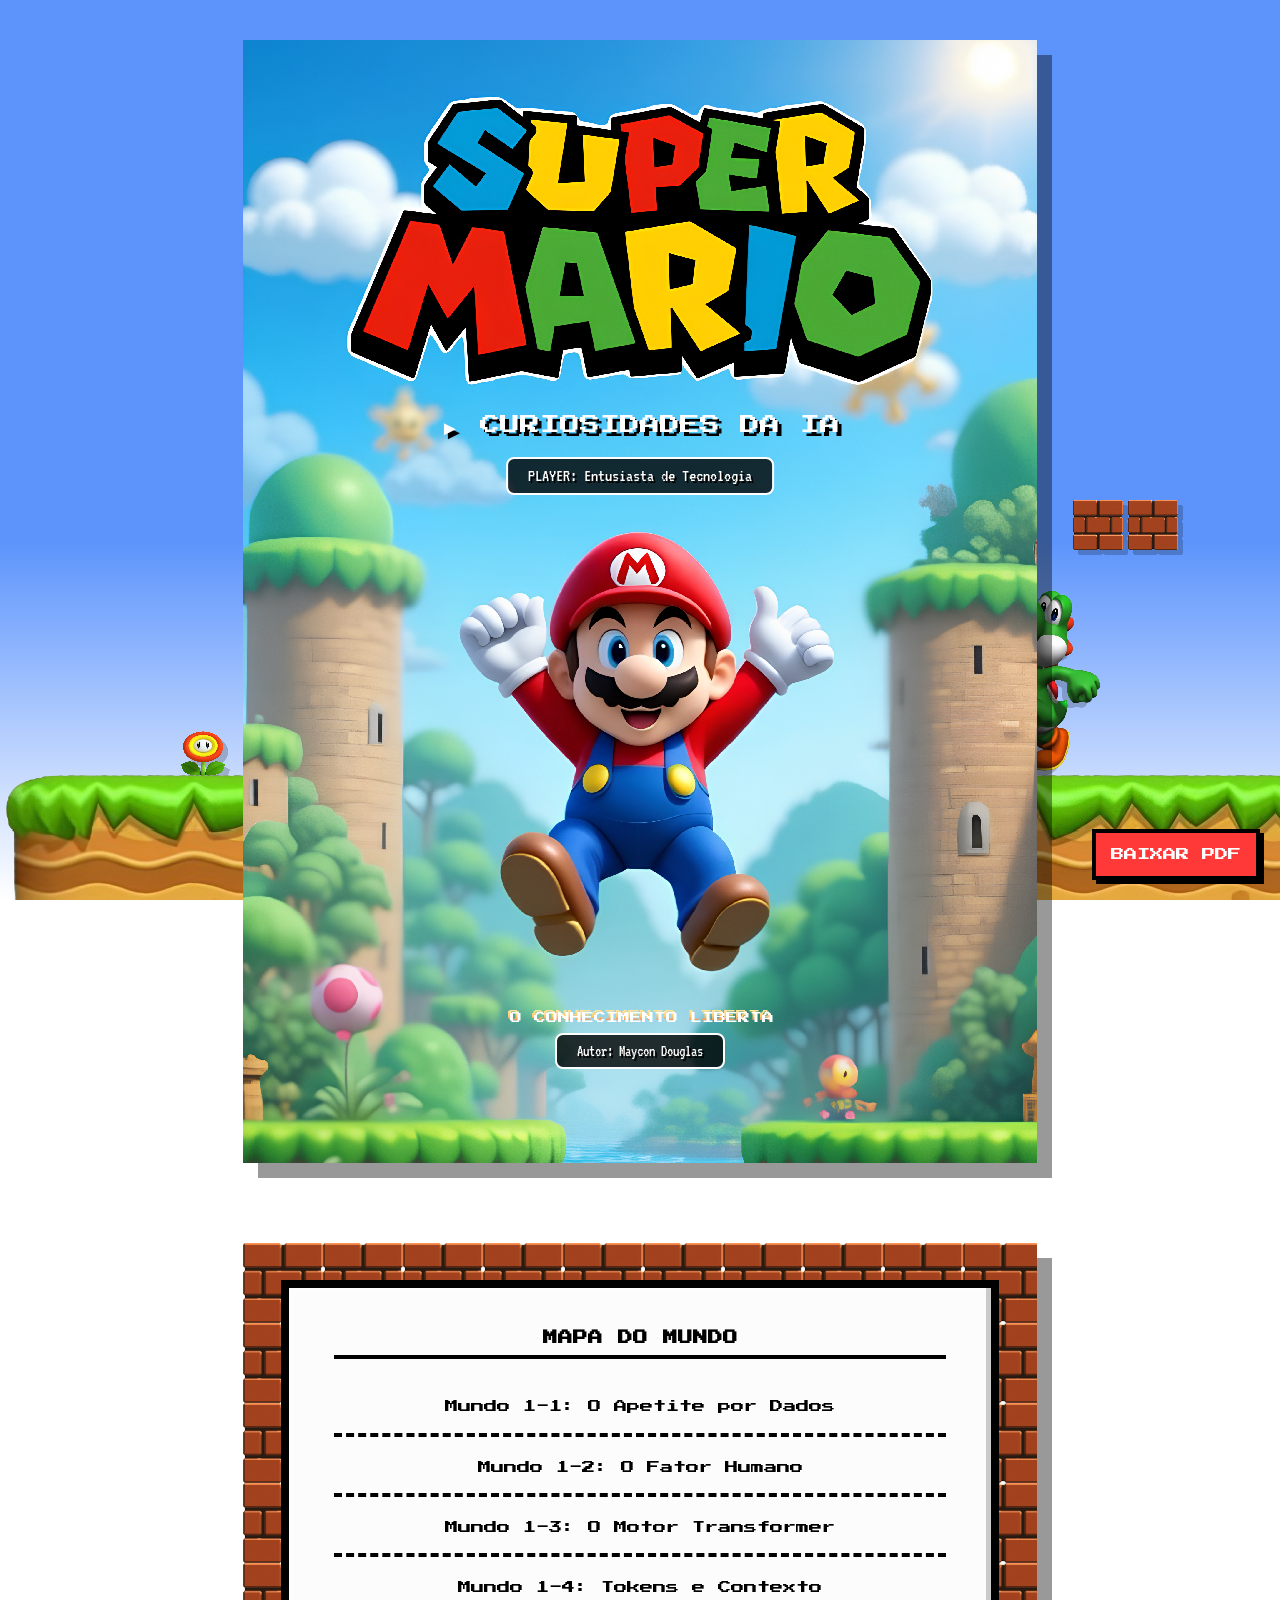
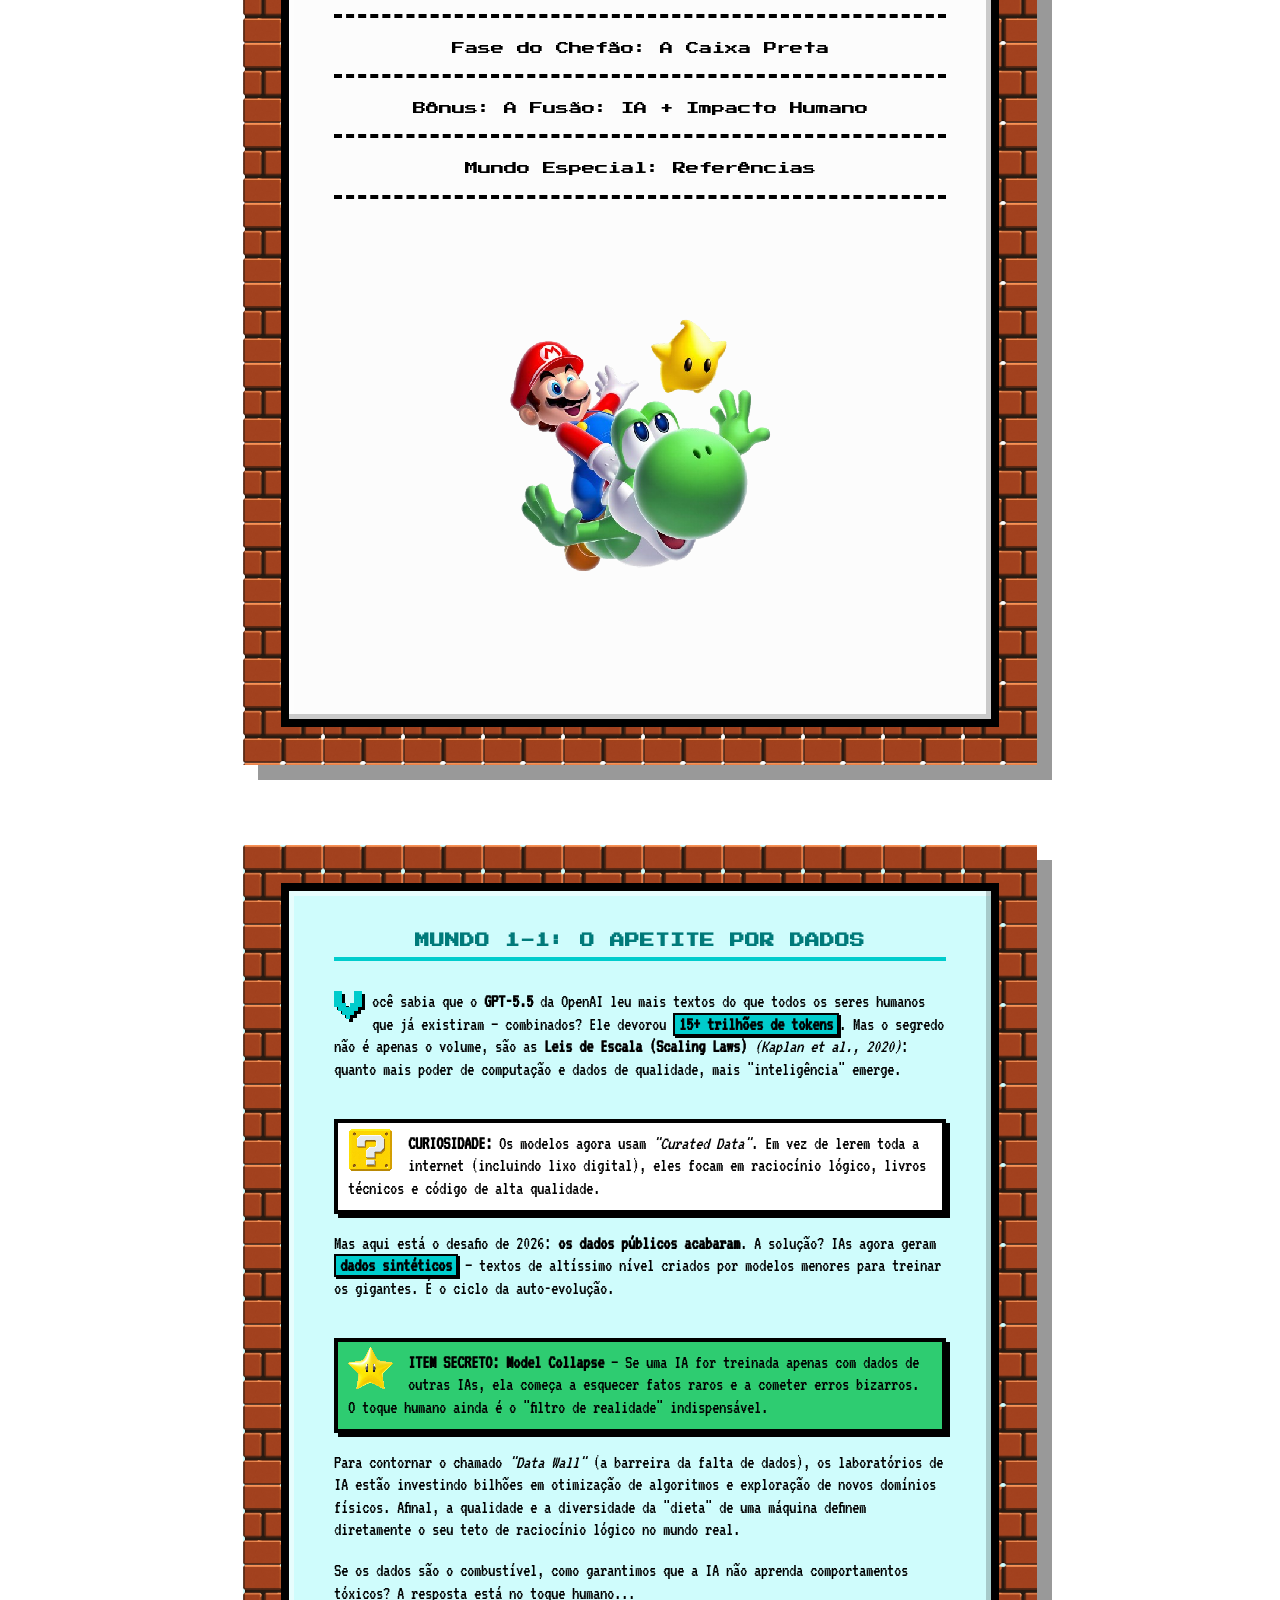
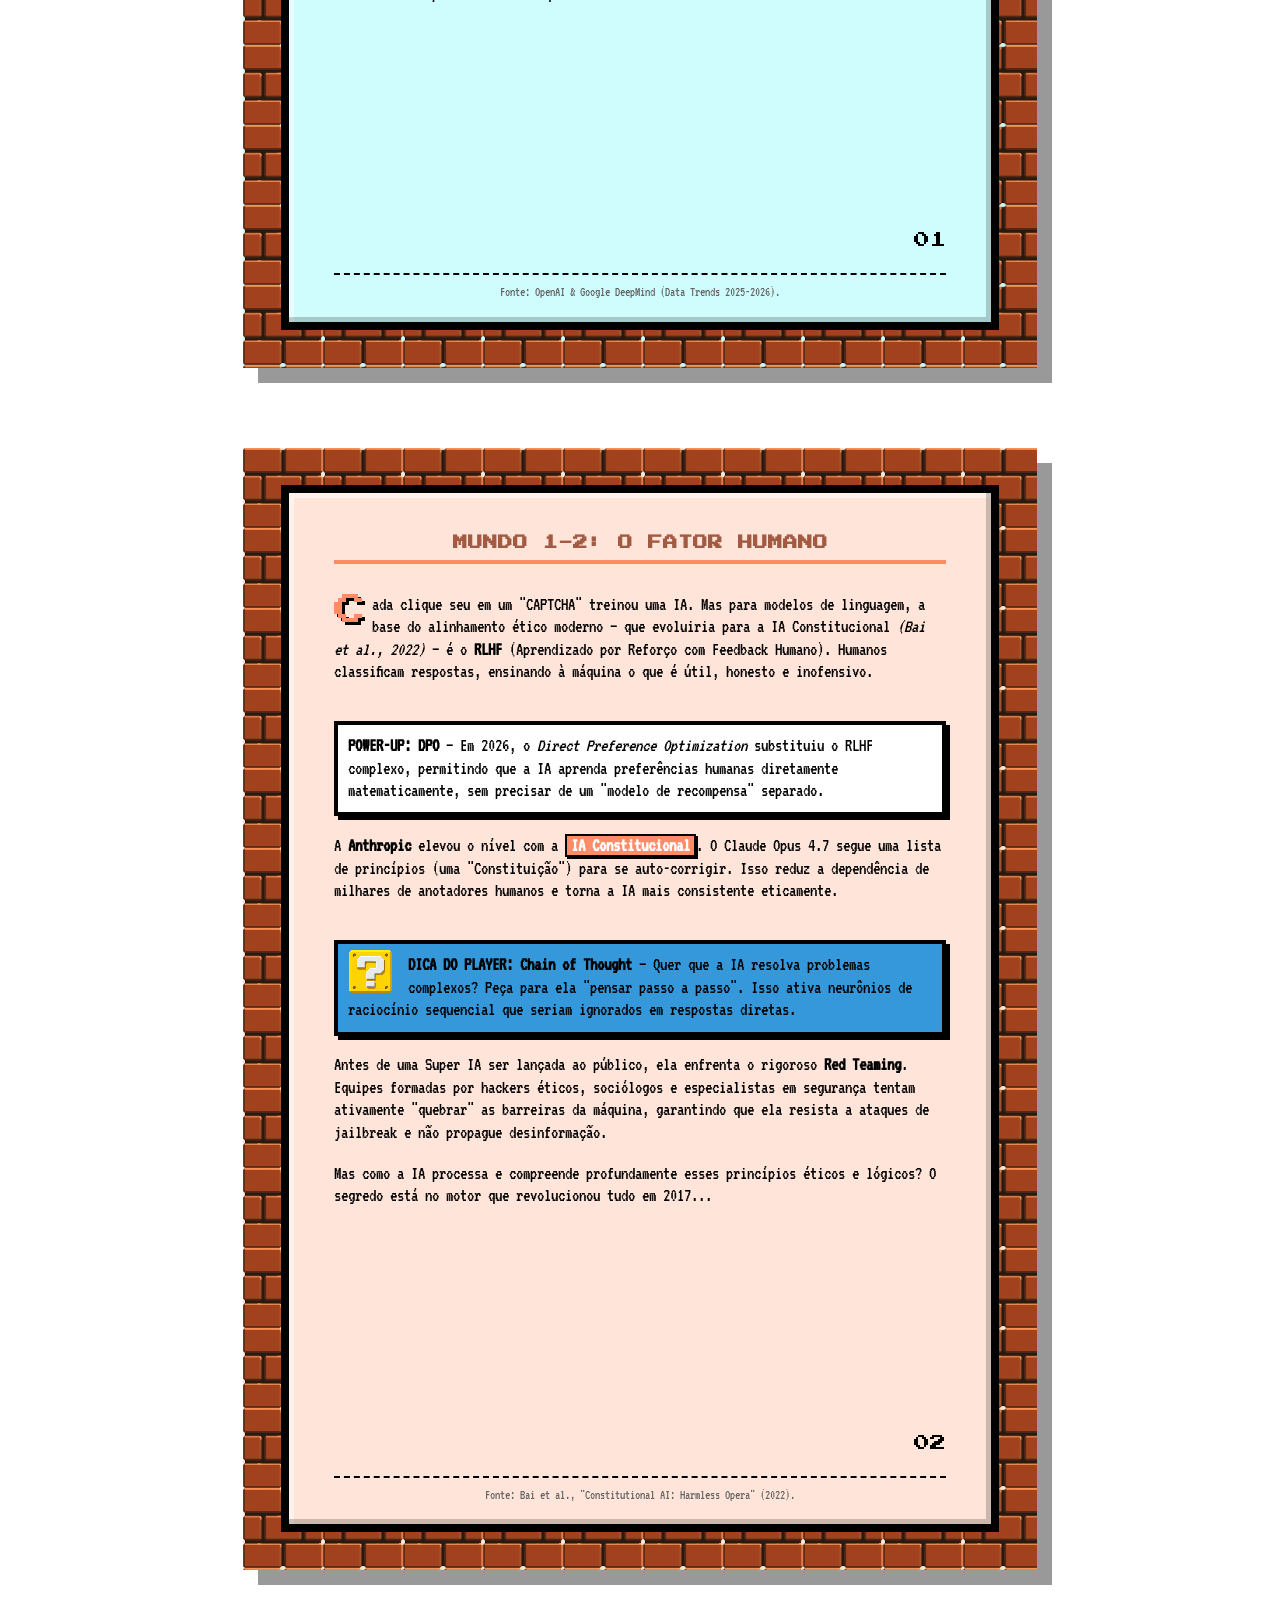
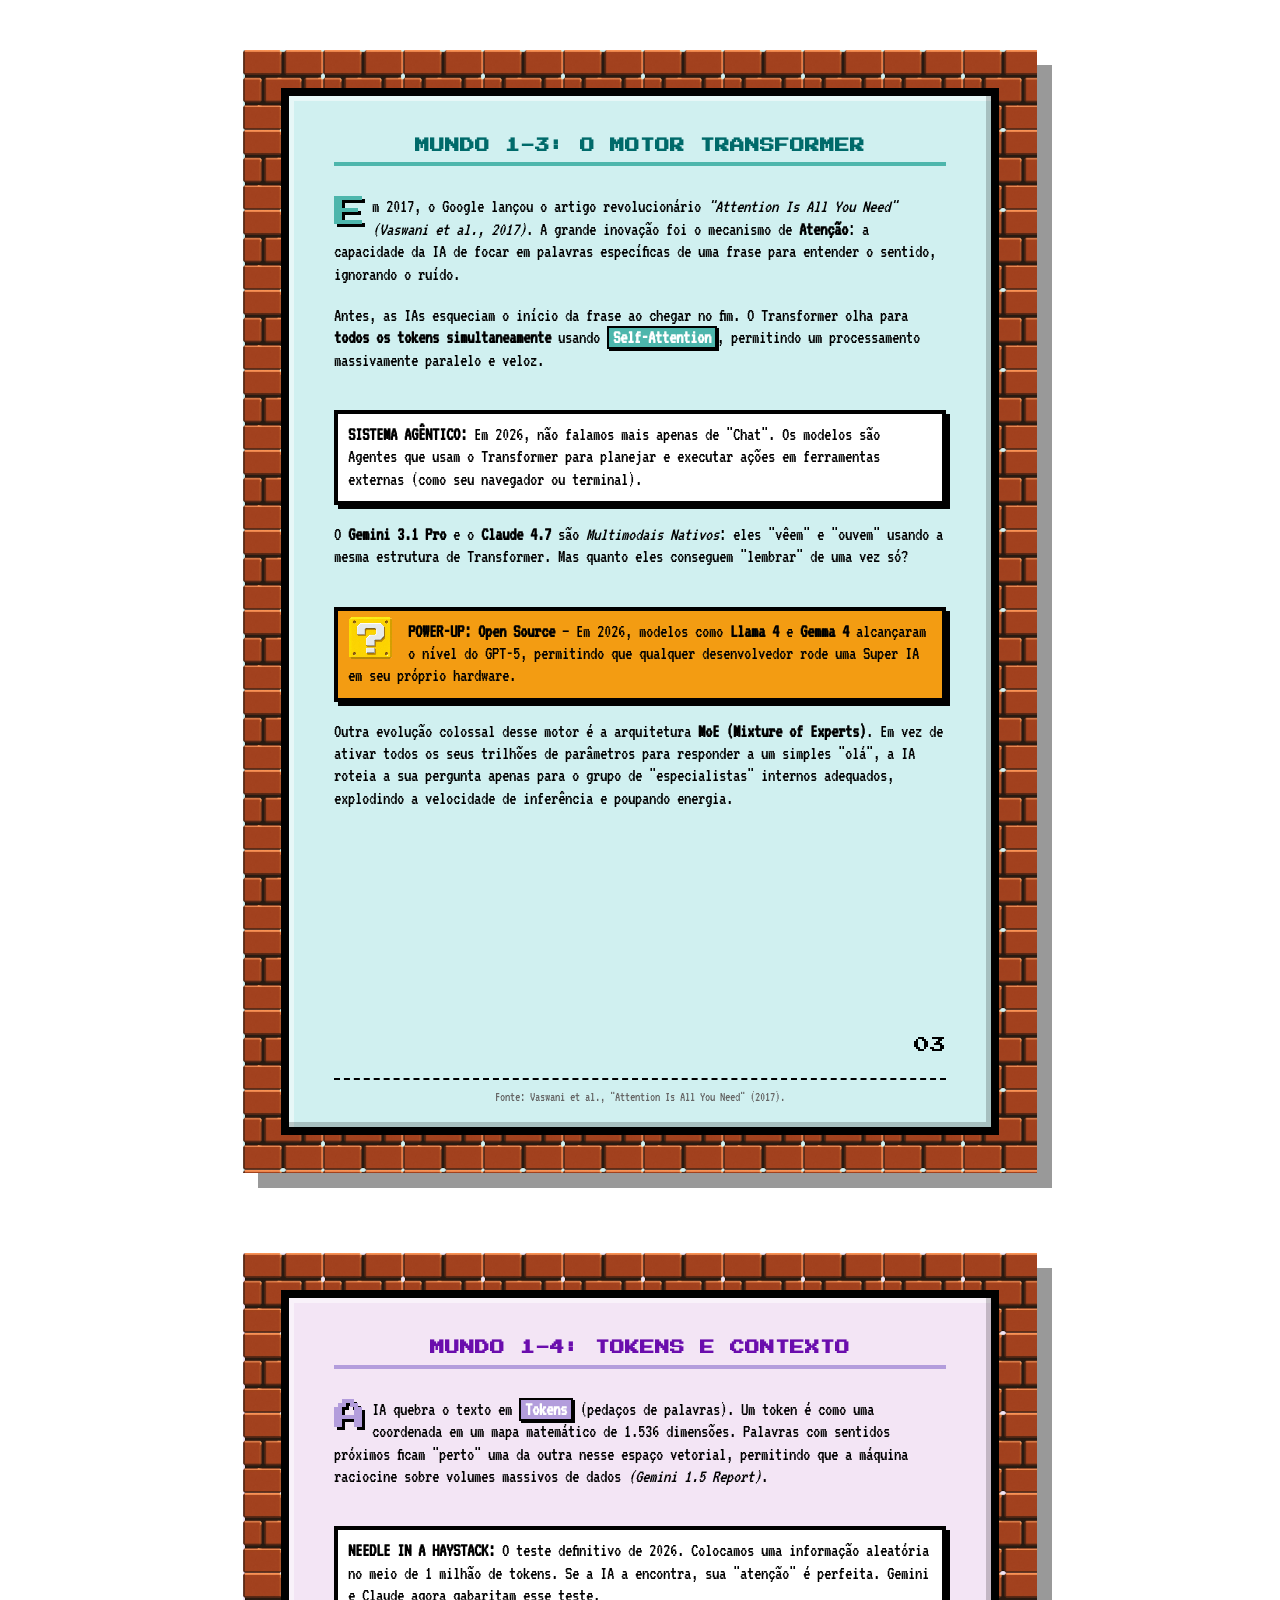
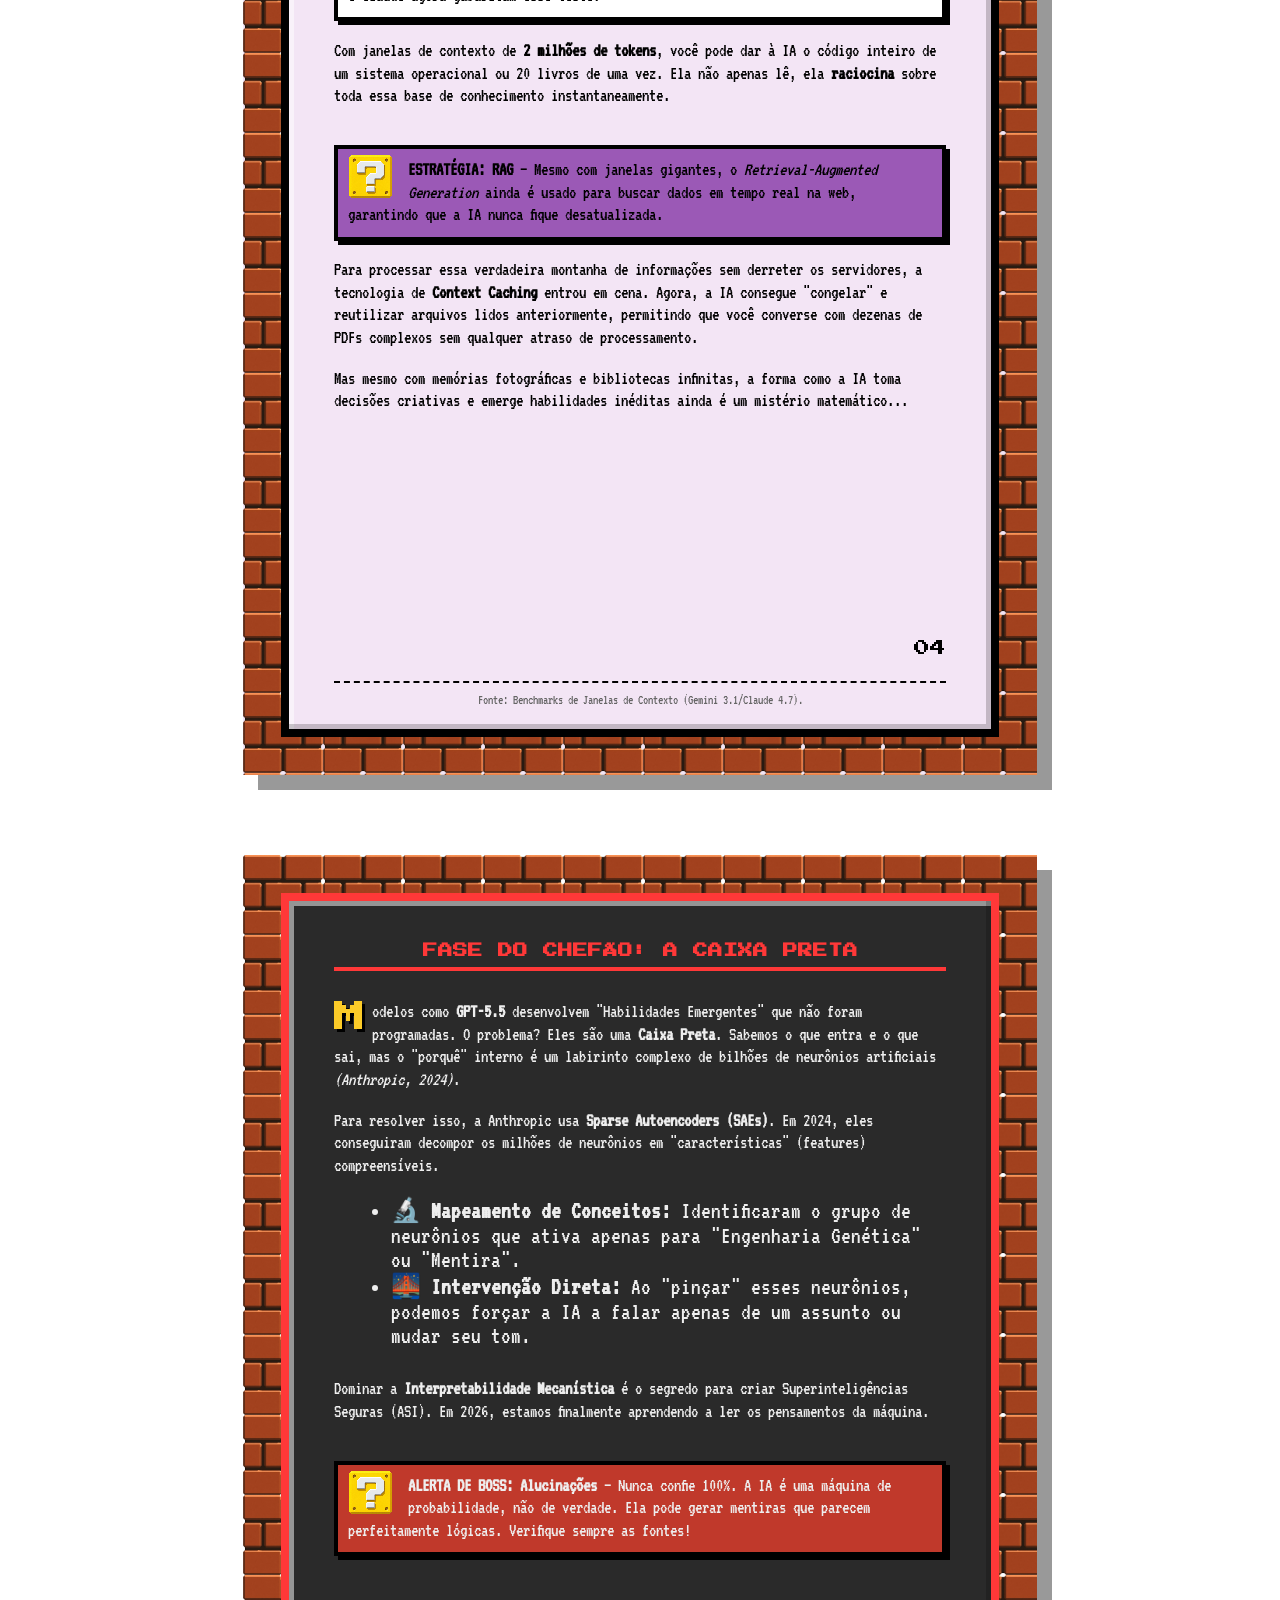
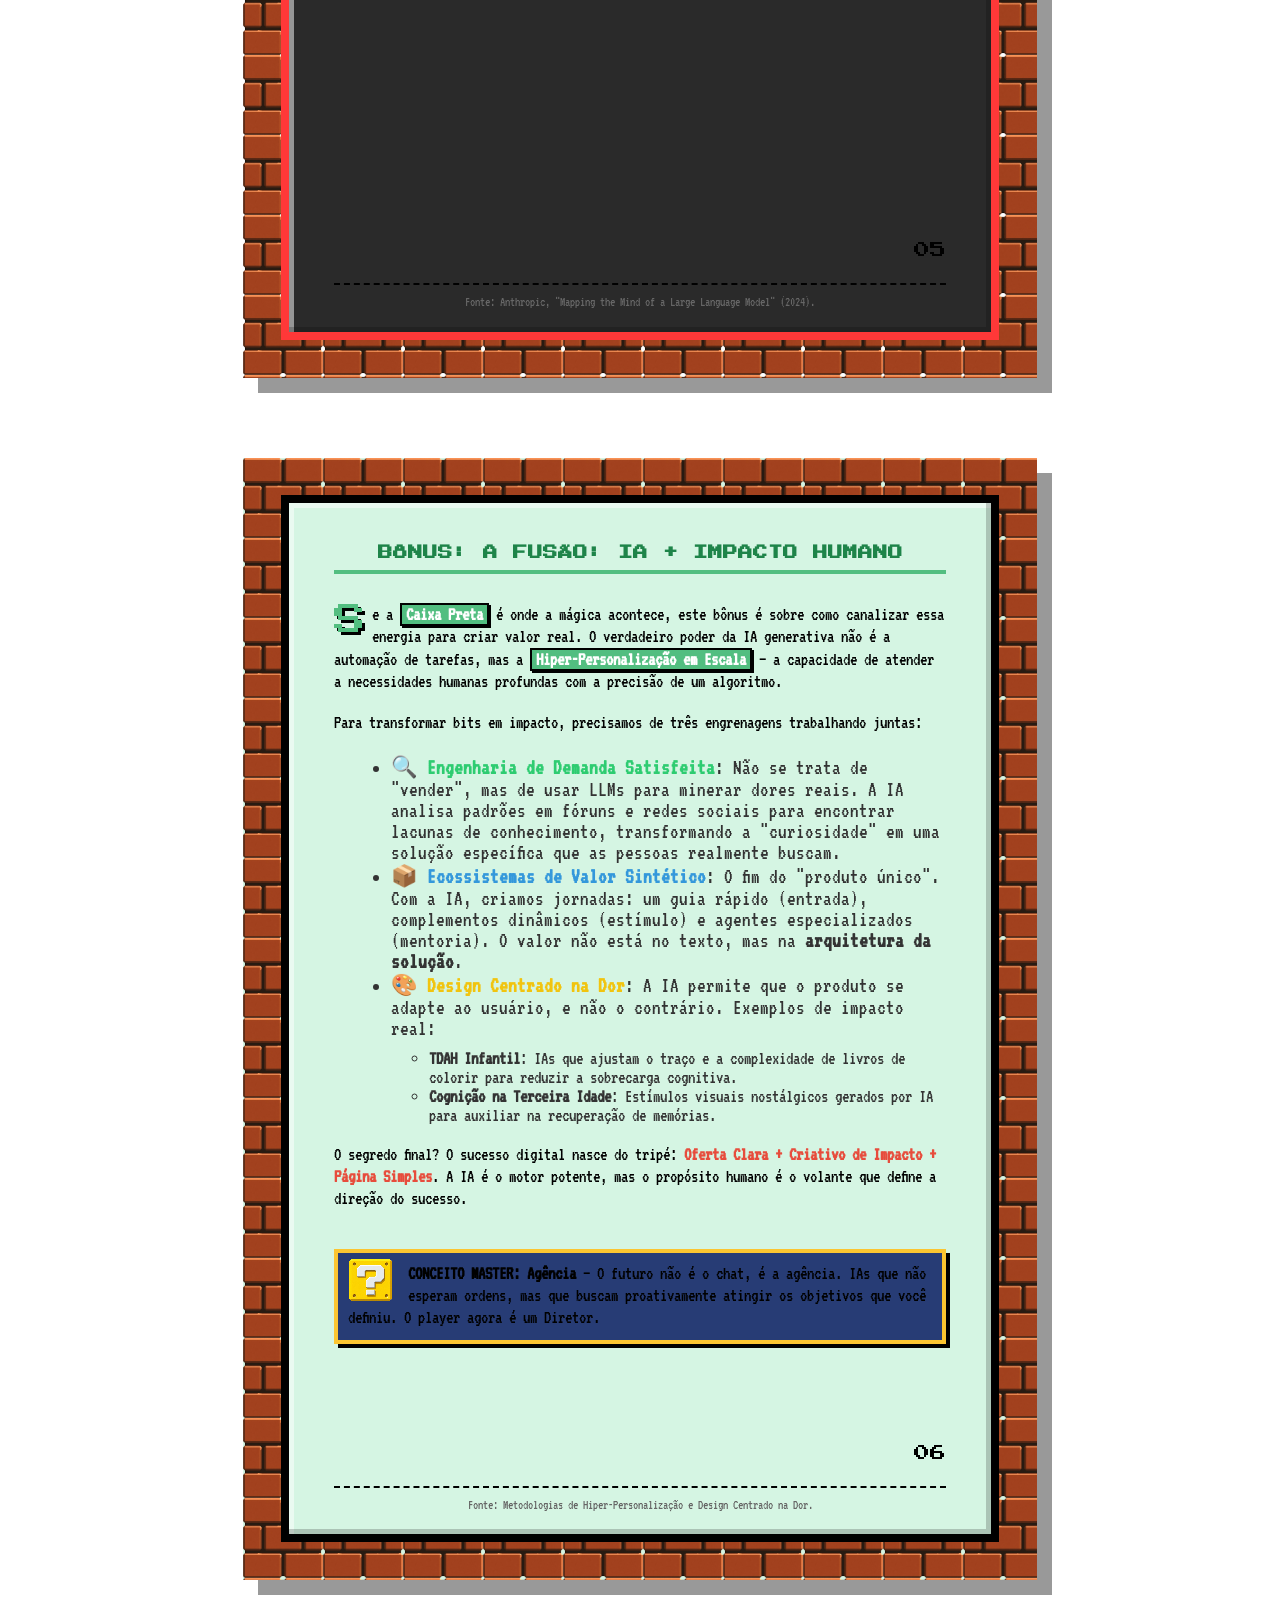
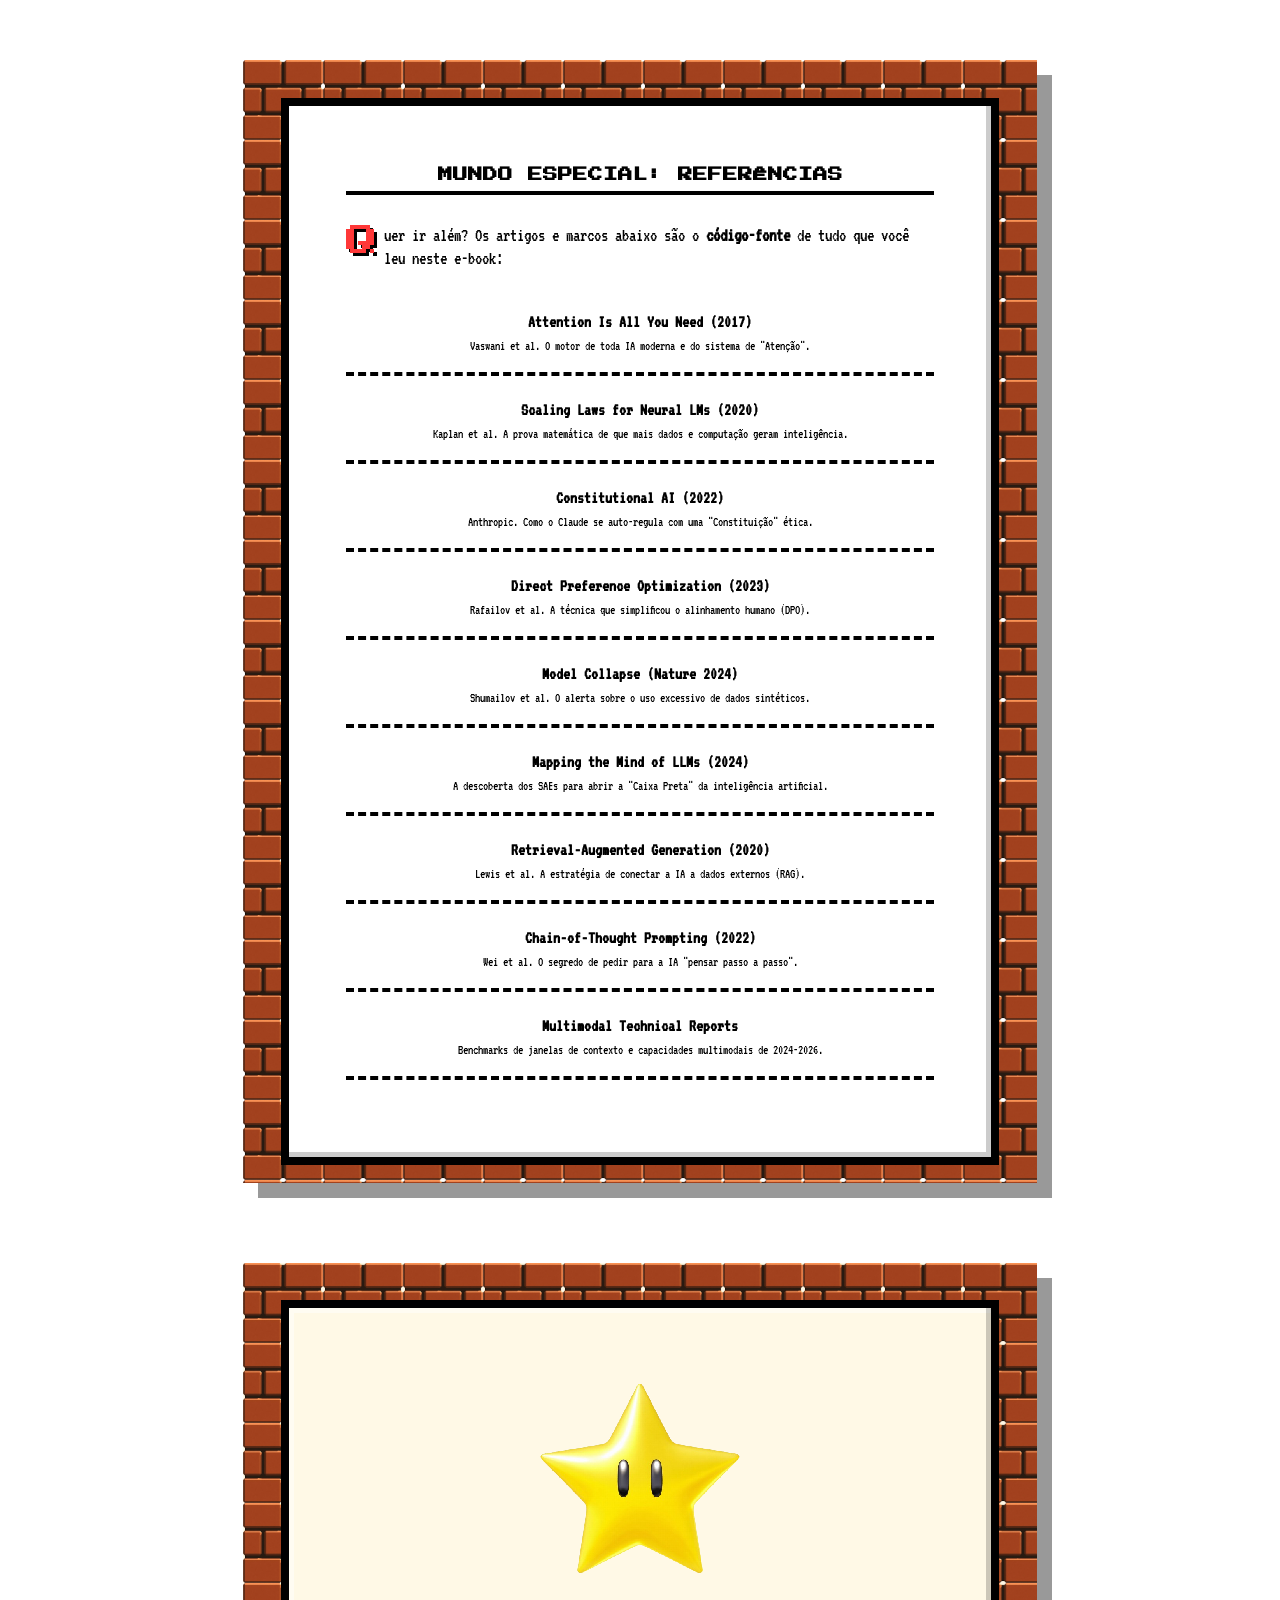
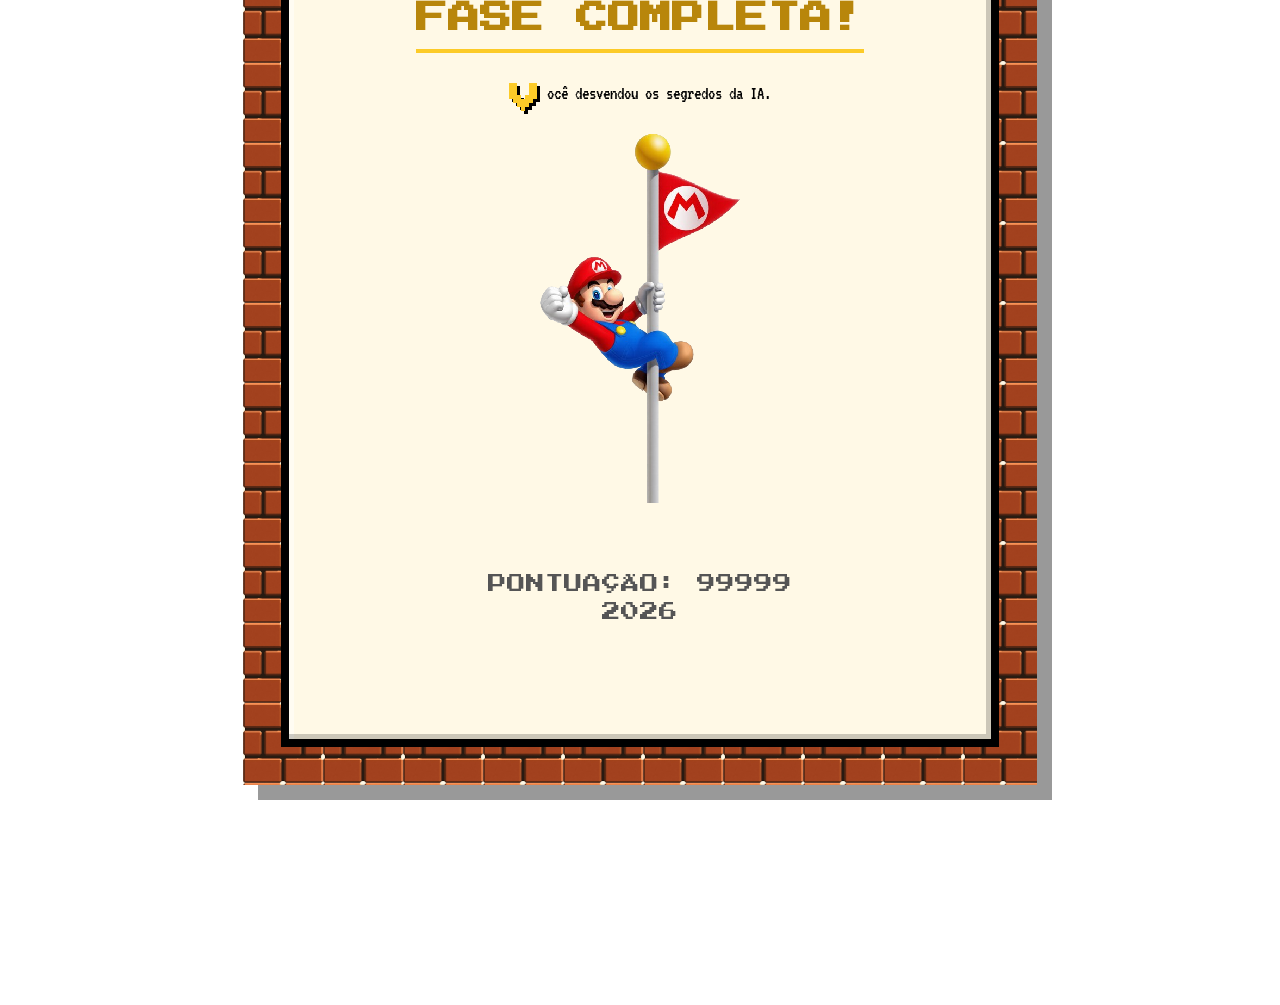
<file: index.html>
<!DOCTYPE html>
<html lang="pt-BR">
<head>
    <meta charset="UTF-8">
    <meta name="viewport" content="width=device-width, initial-scale=1.0">
    <meta name="description" content="E-book gratuito sobre Inteligência Artificial com visual de Super Mario World. Curiosidades sobre GPT-5.5, Claude Opus 4.7, Gemini 3.1 Pro e o futuro da IA. Por Maycon Douglas.">
    <meta name="author" content="Maycon Douglas">
    
    <!-- Open Graph / Facebook -->
    <meta property="og:type" content="website">
    <meta property="og:url" content="https://maycondis.github.io/Super_IA_World-Ebook/">
    <meta property="og:title" content="Super IA World - E-book | Curiosidades da IA">
    <meta property="og:description" content="Explore o futuro da IA em um mundo 16-bit. De GPT-5.5 a Modelos Agênticos.">
    <meta property="og:image" content="https://maycondis.github.io/Super_IA_World-Ebook/assets/img/capa.png">

    <!-- Twitter -->
    <meta property="twitter:card" content="summary_large_image">
    <meta property="twitter:url" content="https://maycondis.github.io/Super_IA_World-Ebook/">
    <meta property="twitter:title" content="Super IA World - E-book | Curiosidades da IA">
    <meta property="twitter:description" content="Explore o futuro da IA em um mundo 16-bit. De GPT-5.5 a Modelos Agênticos.">
    <meta property="twitter:image" content="https://maycondis.github.io/Super_IA_World-Ebook/assets/img/capa.png">

    <title>Super IA World - E-book | Curiosidades da IA</title>
    
    <link rel="preconnect" href="https://fonts.googleapis.com">
    <link rel="preconnect" href="https://fonts.gstatic.com" crossorigin>
    <link href="https://fonts.googleapis.com/css2?family=Press+Start+2P&family=VT323&display=swap" rel="stylesheet">
    <link rel="stylesheet" href="assets/css/style.css">
    <link rel="stylesheet" href="assets/css/cenario.css">
    <link rel="icon" type="image/png" href="assets/img/icon-star.png">
</head>
<body>

    <!-- ==========================================
         CENÁRIO DE FUNDO
         ========================================== -->
    <div class="world-bg">
        <img src="assets/figures/nuvem.png" class="bg-cloud cloud-1" alt="Nuvem Decorativa" loading="lazy" decoding="async">
        <img src="assets/figures/nuvem.png" class="bg-cloud cloud-2" alt="Nuvem Decorativa" loading="lazy" decoding="async">
        <img src="assets/figures/nuvem.png" class="bg-cloud cloud-3" alt="Nuvem Decorativa" loading="lazy" decoding="async">

        <img src="assets/figures/bloco-interrogacao.png" class="bg-deco bg-block-1" alt="Bloco de Interrogação" loading="lazy" decoding="async">
        <img src="assets/figures/bloco-interrogacao.png" class="bg-deco bg-block-2" alt="Bloco de Interrogação" loading="lazy" decoding="async">
        <img src="assets/figures/bloco-interrogacao.png" class="bg-deco bg-block-3" alt="Bloco de Interrogação" loading="lazy" decoding="async">

        <img src="assets/figures/bloco-tijolo.png" class="bg-deco bg-brick-1" alt="Bloco de Tijolo" loading="lazy" decoding="async">
        <img src="assets/figures/bloco-tijolo.png" class="bg-deco bg-brick-2" alt="Bloco de Tijolo" loading="lazy" decoding="async">

        <img src="assets/figures/toad.png" class="bg-deco bg-toad" alt="Personagem Toad" loading="lazy" decoding="async">
        <img src="assets/figures/yoshi.png" class="bg-deco bg-yoshi" alt="Personagem Yoshi" loading="lazy" decoding="async">
        <img src="assets/figures/flor-fogo.png" class="bg-deco bg-flower-fire" alt="Flor de Fogo" loading="lazy" decoding="async">
        <img src="assets/figures/flor-gelo.png" class="bg-deco bg-flower-ice" alt="Flor de Gelo" loading="lazy" decoding="async">
        <img src="assets/figures/bullet-bill.png" class="bg-deco bg-bullet" alt="Inimigo Bullet Bill" loading="lazy" decoding="async">
        <img src="assets/figures/bullet-bill.png" class="bg-deco bg-bullet-2" alt="Inimigo Bullet Bill" loading="lazy" decoding="async">
    </div>

    <div class="ground-real"></div>


    <!-- ==========================================
         CONTEÚDO PRINCIPAL DO E-BOOK
         ========================================== -->
    <main role="main">
        
        <!-- CAPA -->
        <article class="page cover" aria-labelledby="title-1">
            <div class="retro-box cover-box">
                <div class="cover-text-container">
                    <h1 class="sr-only">Super IA World - Curiosidades da IA</h1>
                    <p id="title-1" class="cover-subtitle">&#9658; CURIOSIDADES DA IA</p>
                    <div class="cover-author-badge cover-author-main">PLAYER: Entusiasta de Tecnologia</div>
                </div>
                <div class="cover-footer-container">
                    <!-- Inline style mantido pois remove a animação de uma classe global de utilidade -->
                    <p class="cover-subtitle golden-text" style="font-size: 12px; animation: none;">O CONHECIMENTO LIBERTA</p>
                    <div class="cover-author-badge cover-author-footer">Autor: Maycon Douglas</div>
                </div>
            </div>
        </article>

        <!-- ÍNDICE FÍSICO -->
        <article class="page theme-vanilla" aria-labelledby="index-title">
            <div class="retro-box">
                <nav aria-labelledby="index-title">
                    <h2 id="index-title">MAPA DO MUNDO</h2>
                    <ul class="book-index">
                        <li><a href="#chapter-1">Mundo 1-1: O Apetite por Dados</a></li>
                        <li><a href="#chapter-2">Mundo 1-2: O Fator Humano</a></li>
                        <li><a href="#chapter-3">Mundo 1-3: O Motor Transformer</a></li>
                        <li><a href="#chapter-4">Mundo 1-4: Tokens e Contexto</a></li>
                        <li><a href="#chapter-5">Fase do Chefão: A Caixa Preta</a></li>
                        <li><a href="#chapter-power-3">Bônus: A Fusão: IA + Impacto Humano</a></li>
                        <li><a href="#chapter-6">Mundo Especial: Referências</a></li>
                    </ul>
                </nav>
                <img src="assets/img/Mario e Yoshi.png" alt="Personagens Mario e Yoshi" class="index-mario-img">
            </div>
        </article>

        <!-- CAPÍTULO 1 -->
        <article class="page theme-data" aria-labelledby="chapter-1">
            <div class="retro-box">
                <h2 id="chapter-1">Mundo 1-1: O Apetite por Dados</h2>
                <p>Você sabia que o <strong>GPT-5.5</strong> da OpenAI leu mais textos do que todos os seres humanos que já existiram — combinados? Ele devorou <span class="highlight">15+ trilhões de tokens</span>. Mas o segredo não é apenas o volume, são as <strong>Leis de Escala (Scaling Laws)</strong> <em>(Kaplan et al., 2020)</em>: quanto mais poder de computação e dados de qualidade, mais "inteligência" emerge.</p>
                
                <aside class="q-block">
                    <!-- Inline style extraído se possível, mas aqui funciona como utilitário flutuante local -->
                    <img src="assets/figures/bloco-interrogacao.png" alt="Ícone de curiosidade" style="float: left; width: 45px; margin-right: 15px; image-rendering: pixelated; margin-top: -5px;">
                    <p class="block-content-text"><strong>CURIOSIDADE:</strong> Os modelos agora usam <em>"Curated Data"</em>. Em vez de lerem toda a internet (incluindo lixo digital), eles focam em raciocínio lógico, livros técnicos e código de alta qualidade.</p>
                </aside>

                <p>Mas aqui está o desafio de 2026: <strong>os dados públicos acabaram</strong>. A solução? IAs agora geram <span class="highlight">dados sintéticos</span> — textos de altíssimo nível criados por modelos menores para treinar os gigantes. É o ciclo da auto-evolução.</p>
                
                <aside class="powerup-block theme-green-block">
                    <img src="assets/figures/estrela.png" alt="Ícone de estrela" style="float: left; width: 45px; margin-right: 15px; image-rendering: pixelated; margin-top: -5px;">
                    <p class="block-content-text"><strong>ITEM SECRETO: Model Collapse</strong> — Se uma IA for treinada apenas com dados de outras IAs, ela começa a esquecer fatos raros e a cometer erros bizarros. O toque humano ainda é o "filtro de realidade" indispensável.</p>
                </aside>

                <p>Para contornar o chamado <em>"Data Wall"</em> (a barreira da falta de dados), os laboratórios de IA estão investindo bilhões em otimização de algoritmos e exploração de novos domínios físicos. Afinal, a qualidade e a diversidade da "dieta" de uma máquina definem diretamente o seu teto de raciocínio lógico no mundo real.</p>
                <p>Se os dados são o combustível, como garantimos que a IA não aprenda comportamentos tóxicos? A resposta está no toque humano...</p>
                <footer>
                    <span class="footer-page">01</span>
                    <div class="fonte-box">Fonte: OpenAI & Google DeepMind (Data Trends 2025-2026).</div>
                </footer>
            </div>
        </article>

        <!-- CAPÍTULO 2 -->
        <article class="page theme-human" aria-labelledby="chapter-2">
            <div class="retro-box">
                <h2 id="chapter-2">Mundo 1-2: O Fator Humano</h2>
                <p>Cada clique seu em um "CAPTCHA" treinou uma IA. Mas para modelos de linguagem, a base do alinhamento ético moderno — que evoluiria para a IA Constitucional <em>(Bai et al., 2022)</em> — é o <strong>RLHF</strong> (Aprendizado por Reforço com Feedback Humano). Humanos classificam respostas, ensinando à máquina o que é útil, honesto e inofensivo.</p>
                
                <aside class="powerup-block">
                    <p class="block-content-text"><strong>POWER-UP: DPO</strong> — Em 2026, o <em>Direct Preference Optimization</em> substituiu o RLHF complexo, permitindo que a IA aprenda preferências humanas diretamente matematicamente, sem precisar de um "modelo de recompensa" separado.</p>
                </aside>

                <p>A <strong>Anthropic</strong> elevou o nível com a <span class="highlight">IA Constitucional</span>. O Claude Opus 4.7 segue uma lista de princípios (uma "Constituição") para se auto-corrigir. Isso reduz a dependência de milhares de anotadores humanos e torna a IA mais consistente eticamente.</p>
                
                <aside class="q-block theme-blue-block">
                    <img src="assets/figures/bloco-interrogacao.png" alt="Ícone de dica" style="float: left; width: 45px; margin-right: 15px; image-rendering: pixelated; margin-top: -5px;">
                    <p class="block-content-text"><strong>DICA DO PLAYER: Chain of Thought</strong> — Quer que a IA resolva problemas complexos? Peça para ela "pensar passo a passo". Isso ativa neurônios de raciocínio sequencial que seriam ignorados em respostas diretas.</p>
                </aside>

                <p>Antes de uma Super IA ser lançada ao público, ela enfrenta o rigoroso <strong>Red Teaming</strong>. Equipes formadas por hackers éticos, sociólogos e especialistas em segurança tentam ativamente "quebrar" as barreiras da máquina, garantindo que ela resista a ataques de jailbreak e não propague desinformação.</p>
                <p>Mas como a IA processa e compreende profundamente esses princípios éticos e lógicos? O segredo está no motor que revolucionou tudo em 2017...</p>
                <footer>
                    <span class="footer-page">02</span>
                    <div class="fonte-box">Fonte: Bai et al., "Constitutional AI: Harmless Opera" (2022).</div>
                </footer>
            </div>
        </article>

        <!-- CAPÍTULO 3 -->
        <article class="page theme-engine" aria-labelledby="chapter-3">
            <div class="retro-box">
                <h2 id="chapter-3">Mundo 1-3: O Motor Transformer</h2>
                <p>Em 2017, o Google lançou o artigo revolucionário <em>"Attention Is All You Need"</em> <em>(Vaswani et al., 2017)</em>. A grande inovação foi o mecanismo de <strong>Atenção</strong>: a capacidade da IA de focar em palavras específicas de uma frase para entender o sentido, ignorando o ruído.</p>
                <p>Antes, as IAs esqueciam o início da frase ao chegar no fim. O Transformer olha para <strong>todos os tokens simultaneamente</strong> usando <span class="highlight">Self-Attention</span>, permitindo um processamento massivamente paralelo e veloz.</p>
                
                <aside class="q-block">
                    <p class="block-content-text"><strong>SISTEMA AGÊNTICO:</strong> Em 2026, não falamos mais apenas de "Chat". Os modelos são Agentes que usam o Transformer para planejar e executar ações em ferramentas externas (como seu navegador ou terminal).</p>
                </aside>

                <p>O <strong>Gemini 3.1 Pro</strong> e o <strong>Claude 4.7</strong> são <em>Multimodais Nativos</em>: eles "vêem" e "ouvem" usando a mesma estrutura de Transformer. Mas quanto eles conseguem "lembrar" de uma vez só?</p>
                
                <aside class="powerup-block theme-orange-block">
                    <img src="assets/figures/bloco-interrogacao.png" alt="Ícone de bônus" style="float: left; width: 45px; margin-right: 15px; image-rendering: pixelated; margin-top: -5px;">
                    <p class="block-content-text"><strong>POWER-UP: Open Source</strong> — Em 2026, modelos como <strong>Llama 4</strong> e <strong>Gemma 4</strong> alcançaram o nível do GPT-5, permitindo que qualquer desenvolvedor rode uma Super IA em seu próprio hardware.</p>
                </aside>
                
                <p>Outra evolução colossal desse motor é a arquitetura <strong>MoE (Mixture of Experts)</strong>. Em vez de ativar todos os seus trilhões de parâmetros para responder a um simples "olá", a IA roteia a sua pergunta apenas para o grupo de "especialistas" internos adequados, explodindo a velocidade de inferência e poupando energia.</p>
                
                <footer>
                    <span class="footer-page">03</span>
                    <div class="fonte-box">Fonte: Vaswani et al., "Attention Is All You Need" (2017).</div>
                </footer>
            </div>
        </article>

        <!-- CAPÍTULO 4 -->
        <article class="page theme-tokens" aria-labelledby="chapter-4">
            <div class="retro-box">
                <h2 id="chapter-4">Mundo 1-4: Tokens e Contexto</h2>
                <p>A IA quebra o texto em <span class="highlight">Tokens</span> (pedaços de palavras). Um token é como uma coordenada em um mapa matemático de 1.536 dimensões. Palavras com sentidos próximos ficam "perto" uma da outra nesse espaço vetorial, permitindo que a máquina raciocine sobre volumes massivos de dados <em>(Gemini 1.5 Report)</em>.</p>
                
                <aside class="powerup-block">
                    <p class="block-content-text"><strong>NEEDLE IN A HAYSTACK:</strong> O teste definitivo de 2026. Colocamos uma informação aleatória no meio de 1 milhão de tokens. Se a IA a encontra, sua "atenção" é perfeita. Gemini e Claude agora gabaritam esse teste.</p>
                </aside>

                <p>Com janelas de contexto de <strong>2 milhões de tokens</strong>, você pode dar à IA o código inteiro de um sistema operacional ou 20 livros de uma vez. Ela não apenas lê, ela <strong>raciocina</strong> sobre toda essa base de conhecimento instantaneamente.</p>
                
                <aside class="q-block theme-purple-block">
                    <img src="assets/figures/bloco-interrogacao.png" alt="Ícone de estratégia" style="float: left; width: 45px; margin-right: 15px; image-rendering: pixelated; margin-top: -5px;">
                    <p class="block-content-text"><strong>ESTRATÉGIA: RAG</strong> — Mesmo com janelas gigantes, o <em>Retrieval-Augmented Generation</em> ainda é usado para buscar dados em tempo real na web, garantindo que a IA nunca fique desatualizada.</p>
                </aside>

                <p>Para processar essa verdadeira montanha de informações sem derreter os servidores, a tecnologia de <strong>Context Caching</strong> entrou em cena. Agora, a IA consegue "congelar" e reutilizar arquivos lidos anteriormente, permitindo que você converse com dezenas de PDFs complexos sem qualquer atraso de processamento.</p>
                
                <p>Mas mesmo com memórias fotográficas e bibliotecas infinitas, a forma como a IA toma decisões criativas e emerge habilidades inéditas ainda é um mistério matemático...</p>
                <footer>
                    <span class="footer-page">04</span>
                    <div class="fonte-box">Fonte: Benchmarks de Janelas de Contexto (Gemini 3.1/Claude 4.7).</div>
                </footer>
            </div>
        </article>

        <!-- CAPÍTULO 5 -->
        <article class="page" aria-labelledby="chapter-5">
            <div class="retro-box boss-box">
                <h2 id="chapter-5">Fase do Chefão: A Caixa Preta</h2>
                <p>Modelos como <strong>GPT-5.5</strong> desenvolvem "Habilidades Emergentes" que não foram programadas. O problema? Eles são uma <strong>Caixa Preta</strong>. Sabemos o que entra e o que sai, mas o "porquê" interno é um labirinto complexo de bilhões de neurônios artificiais <em>(Anthropic, 2024)</em>.</p>
                <p>Para resolver isso, a Anthropic usa <strong>Sparse Autoencoders (SAEs)</strong>. Em 2024, eles conseguiram decompor os milhões de neurônios em "características" (features) compreensíveis.</p>
                
                <ul class="boss-list">
                    <li>🔬 <strong>Mapeamento de Conceitos:</strong> Identificaram o grupo de neurônios que ativa apenas para "Engenharia Genética" ou "Mentira".</li>
                    <li>🌉 <strong>Intervenção Direta:</strong> Ao "pinçar" esses neurônios, podemos forçar a IA a falar apenas de um assunto ou mudar seu tom.</li>
                </ul>
                
                <p>Dominar a <strong>Interpretabilidade Mecanística</strong> é o segredo para criar Superinteligências Seguras (ASI). Em 2026, estamos finalmente aprendendo a ler os pensamentos da máquina.</p>
                
                <aside class="powerup-block theme-red-block">
                    <img src="assets/figures/bloco-interrogacao.png" alt="Ícone de alerta" style="float: left; width: 45px; margin-right: 15px; image-rendering: pixelated; margin-top: -5px;">
                    <p class="block-content-text"><strong>ALERTA DE BOSS: Alucinações</strong> — Nunca confie 100%. A IA é uma máquina de probabilidade, não de verdade. Ela pode gerar mentiras que parecem perfeitamente lógicas. Verifique sempre as fontes!</p>
                </aside>
                
                <footer>
                    <span class="footer-page">05</span>
                    <div class="fonte-box">Fonte: Anthropic, "Mapping the Mind of a Large Language Model" (2024).</div>
                </footer>
            </div>
        </article>

        <!-- BÔNUS ÚNICO: A FUSÃO IA + IMPACTO HUMANO -->
        <article class="page theme-impact" aria-labelledby="chapter-power-3">
            <div class="retro-box">
                <h2 id="chapter-power-3">Bônus: A Fusão: IA + Impacto Humano</h2>
                <p>Se a <strong class="highlight">Caixa Preta</strong> é onde a mágica acontece, este bônus é sobre como canalizar essa energia para criar valor real. O verdadeiro poder da IA generativa não é a automação de tarefas, mas a <span class="highlight">Hiper-Personalização em Escala</span> — a capacidade de atender a necessidades humanas profundas com a precisão de um algoritmo.</p>
                
                <p>Para transformar bits em impacto, precisamos de três engrenagens trabalhando juntas:</p>
                
                <ul class="bonus-list">
                    <li>🔍 <strong class="bonus-highlight-green">Engenharia de Demanda Satisfeita</strong>: Não se trata de "vender", mas de usar LLMs para minerar dores reais. A IA analisa padrões em fóruns e redes sociais para encontrar lacunas de conhecimento, transformando a "curiosidade" em uma solução específica que as pessoas realmente buscam.</li>
                    <li>📦 <strong class="bonus-highlight-blue">Ecossistemas de Valor Sintético</strong>: O fim do "produto único". Com a IA, criamos jornadas: um guia rápido (entrada), complementos dinâmicos (estímulo) e agentes especializados (mentoria). O valor não está no texto, mas na <strong>arquitetura da solução</strong>.</li>
                    <li>🎨 <strong class="bonus-highlight-yellow">Design Centrado na Dor</strong>: A IA permite que o produto se adapte ao usuário, e não o contrário. Exemplos de impacto real:
                        <ul class="bonus-sublist">
                            <li><strong>TDAH Infantil</strong>: IAs que ajustam o traço e a complexidade de livros de colorir para reduzir a sobrecarga cognitiva.</li>
                            <li><strong>Cognição na Terceira Idade</strong>: Estímulos visuais nostálgicos gerados por IA para auxiliar na recuperação de memórias.</li>
                        </ul>
                    </li>
                </ul>
                
                <p>O segredo final? O sucesso digital nasce do tripé: <strong class="bonus-highlight-red">Oferta Clara + Criativo de Impacto + Página Simples</strong>. A IA é o motor potente, mas o propósito humano é o volante que define a direção do sucesso.</p>
                
                <aside class="q-block bonus-q-block">
                    <img src="assets/figures/bloco-interrogacao.png" alt="Ícone de Master" style="float: left; width: 45px; margin-right: 15px; image-rendering: pixelated; margin-top: -5px;">
                    <p class="block-content-text"><strong>CONCEITO MASTER: Agência</strong> — O futuro não é o chat, é a agência. IAs que não esperam ordens, mas que buscam proativamente atingir os objetivos que você definiu. O player agora é um Diretor.</p>
                </aside>
                
                <footer>
                    <span class="footer-page">06</span>
                    <div class="fonte-box">Fonte: Metodologias de Hiper-Personalização e Design Centrado na Dor.</div>
                </footer>
            </div>
        </article>

        <!-- REFERÊNCIAS -->
        <article class="page" aria-labelledby="chapter-ref">
            <div class="retro-box ref-box">
                <h2 id="chapter-6">Mundo Especial: Referências</h2>
                <p>Quer ir além? Os artigos e marcos abaixo são o <strong>código-fonte</strong> de tudo que você leu neste e-book:</p>
                
                <ul class="book-index ref-list">
                    <li><a href="https://arxiv.org/abs/1706.03762" target="_blank"><strong class="ref-link-title">Attention Is All You Need (2017)</strong></a><br><span class="ref-link-desc">Vaswani et al. O motor de toda IA moderna e do sistema de "Atenção".</span></li>
                    <li><a href="https://arxiv.org/abs/2001.08361" target="_blank"><strong class="ref-link-title">Scaling Laws for Neural LMs (2020)</strong></a><br><span class="ref-link-desc">Kaplan et al. A prova matemática de que mais dados e computação geram inteligência.</span></li>
                    <li><a href="https://arxiv.org/abs/2212.08073" target="_blank"><strong class="ref-link-title">Constitutional AI (2022)</strong></a><br><span class="ref-link-desc">Anthropic. Como o Claude se auto-regula com uma "Constituição" ética.</span></li>
                    <li><a href="https://arxiv.org/abs/2305.18290" target="_blank"><strong class="ref-link-title">Direct Preference Optimization (2023)</strong></a><br><span class="ref-link-desc">Rafailov et al. A técnica que simplificou o alinhamento humano (DPO).</span></li>
                    <li><a href="https://www.nature.com/articles/s41586-024-07546-0" target="_blank"><strong class="ref-link-title">Model Collapse (Nature 2024)</strong></a><br><span class="ref-link-desc">Shumailov et al. O alerta sobre o uso excessivo de dados sintéticos.</span></li>
                    <li><a href="https://www.anthropic.com/research/mapping-mind-language-model" target="_blank"><strong class="ref-link-title">Mapping the Mind of LLMs (2024)</strong></a><br><span class="ref-link-desc">A descoberta dos SAEs para abrir a "Caixa Preta" da inteligência artificial.</span></li>
                    <li><a href="https://arxiv.org/abs/2005.11401" target="_blank"><strong class="ref-link-title">Retrieval-Augmented Generation (2020)</strong></a><br><span class="ref-link-desc">Lewis et al. A estratégia de conectar a IA a dados externos (RAG).</span></li>
                    <li><a href="https://arxiv.org/abs/2201.11903" target="_blank"><strong class="ref-link-title">Chain-of-Thought Prompting (2022)</strong></a><br><span class="ref-link-desc">Wei et al. O segredo de pedir para a IA "pensar passo a passo".</span></li>
                    <li><a href="https://deepmind.google/technologies/gemini/static/pdf/Gemini_1_5_Report.pdf" target="_blank"><strong class="ref-link-title">Multimodal Technical Reports</strong></a><br><span class="ref-link-desc">Benchmarks de janelas de contexto e capacidades multimodais de 2024-2026.</span></li>
                </ul>
            </div>
        </article>

        <!-- FINAL -->
        <article class="page endcover theme-victory" aria-labelledby="title-end">
            <div class="retro-box end-box">
                <img src="assets/img/star.png" alt="Estrela da Vitória" class="end-img">
                <h2 id="title-end" class="end-title">FASE COMPLETA!</h2>
                <p>Você desvendou os segredos da IA.</p>
                <img src="assets/img/mario.png" alt="Personagem Mario Finalizando a Fase" class="end-img">
                
                <footer>
                    <p class="end-footer-text">
                        PONTUAÇÃO: 99999<br>2026
                    </p>
                </footer>
            </div>
        </article>
        
        <button id="btn-pdf" aria-label="Baixar o E-book em PDF">BAIXAR PDF</button>
    </main>

    <!-- ==========================================
         SCRIPTS
         ========================================== -->
    <script src="assets/js/script.js"></script>
</body>
</html>
</file>
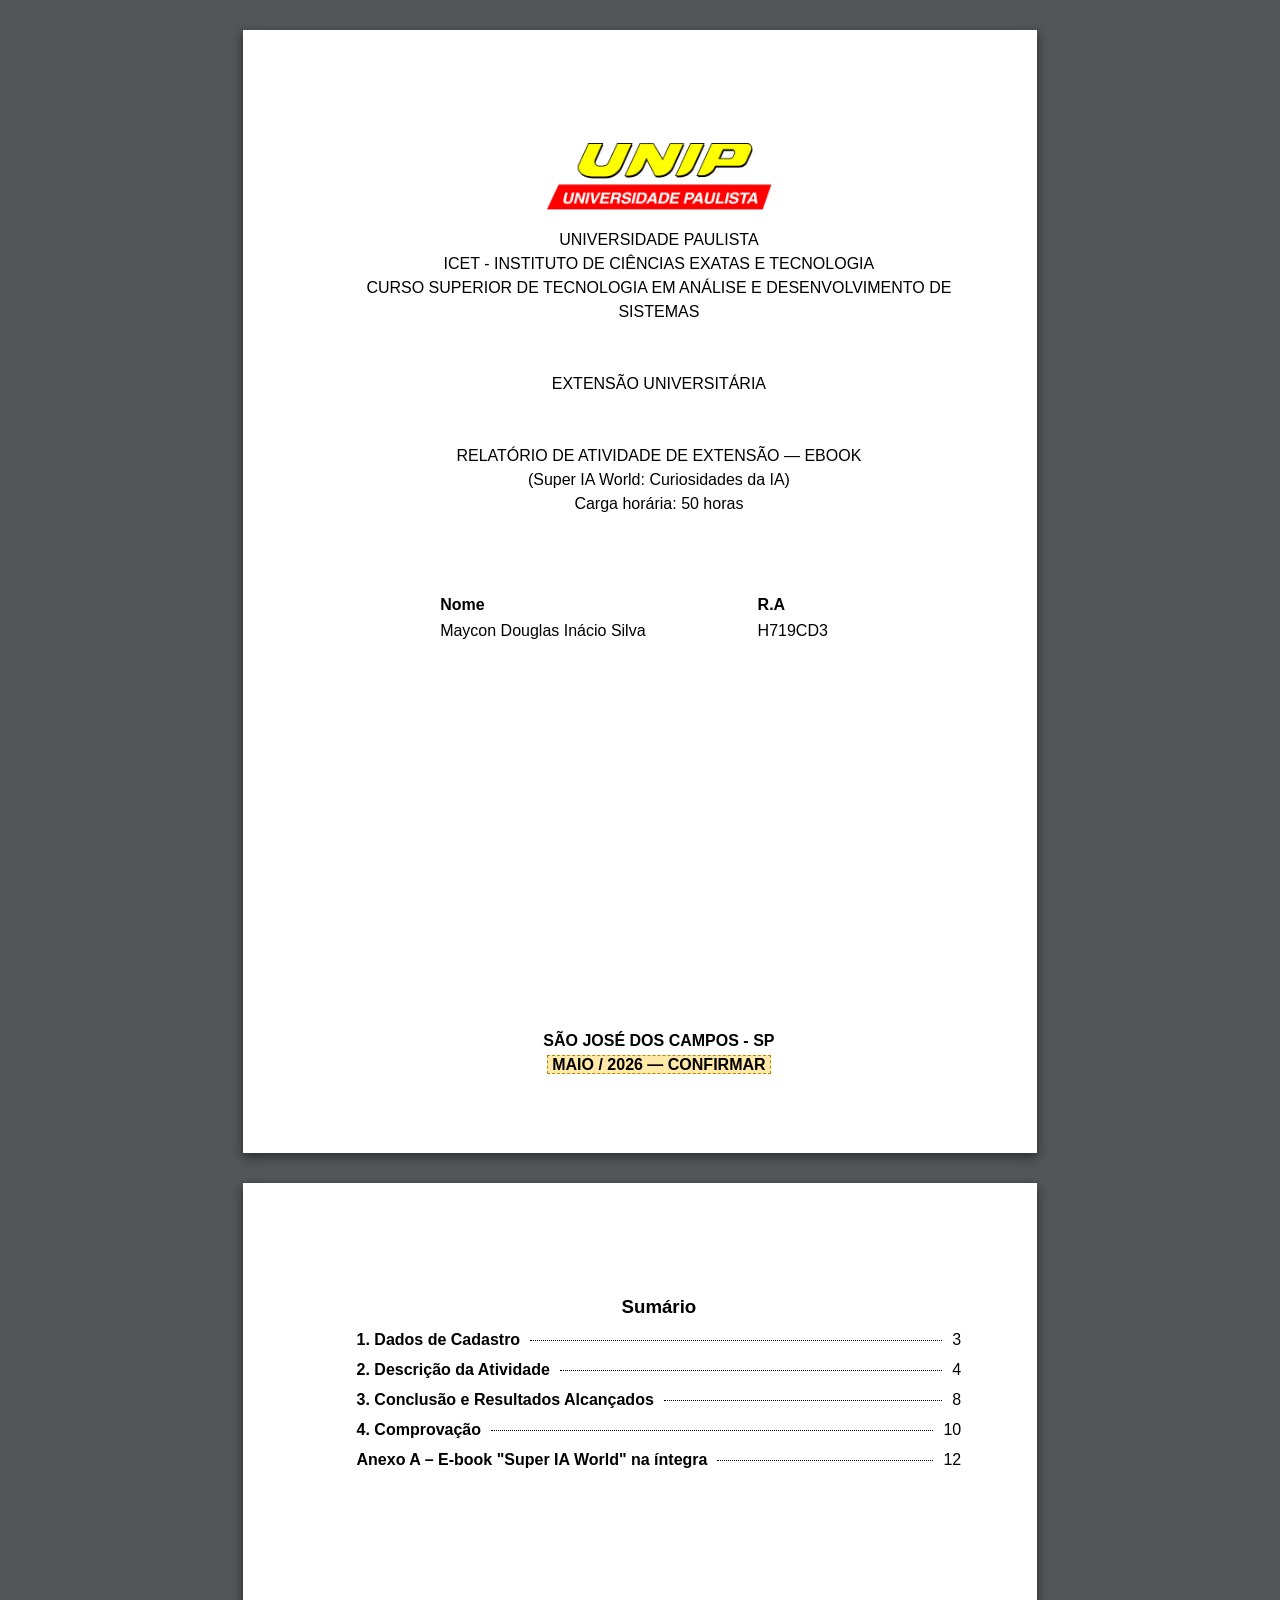
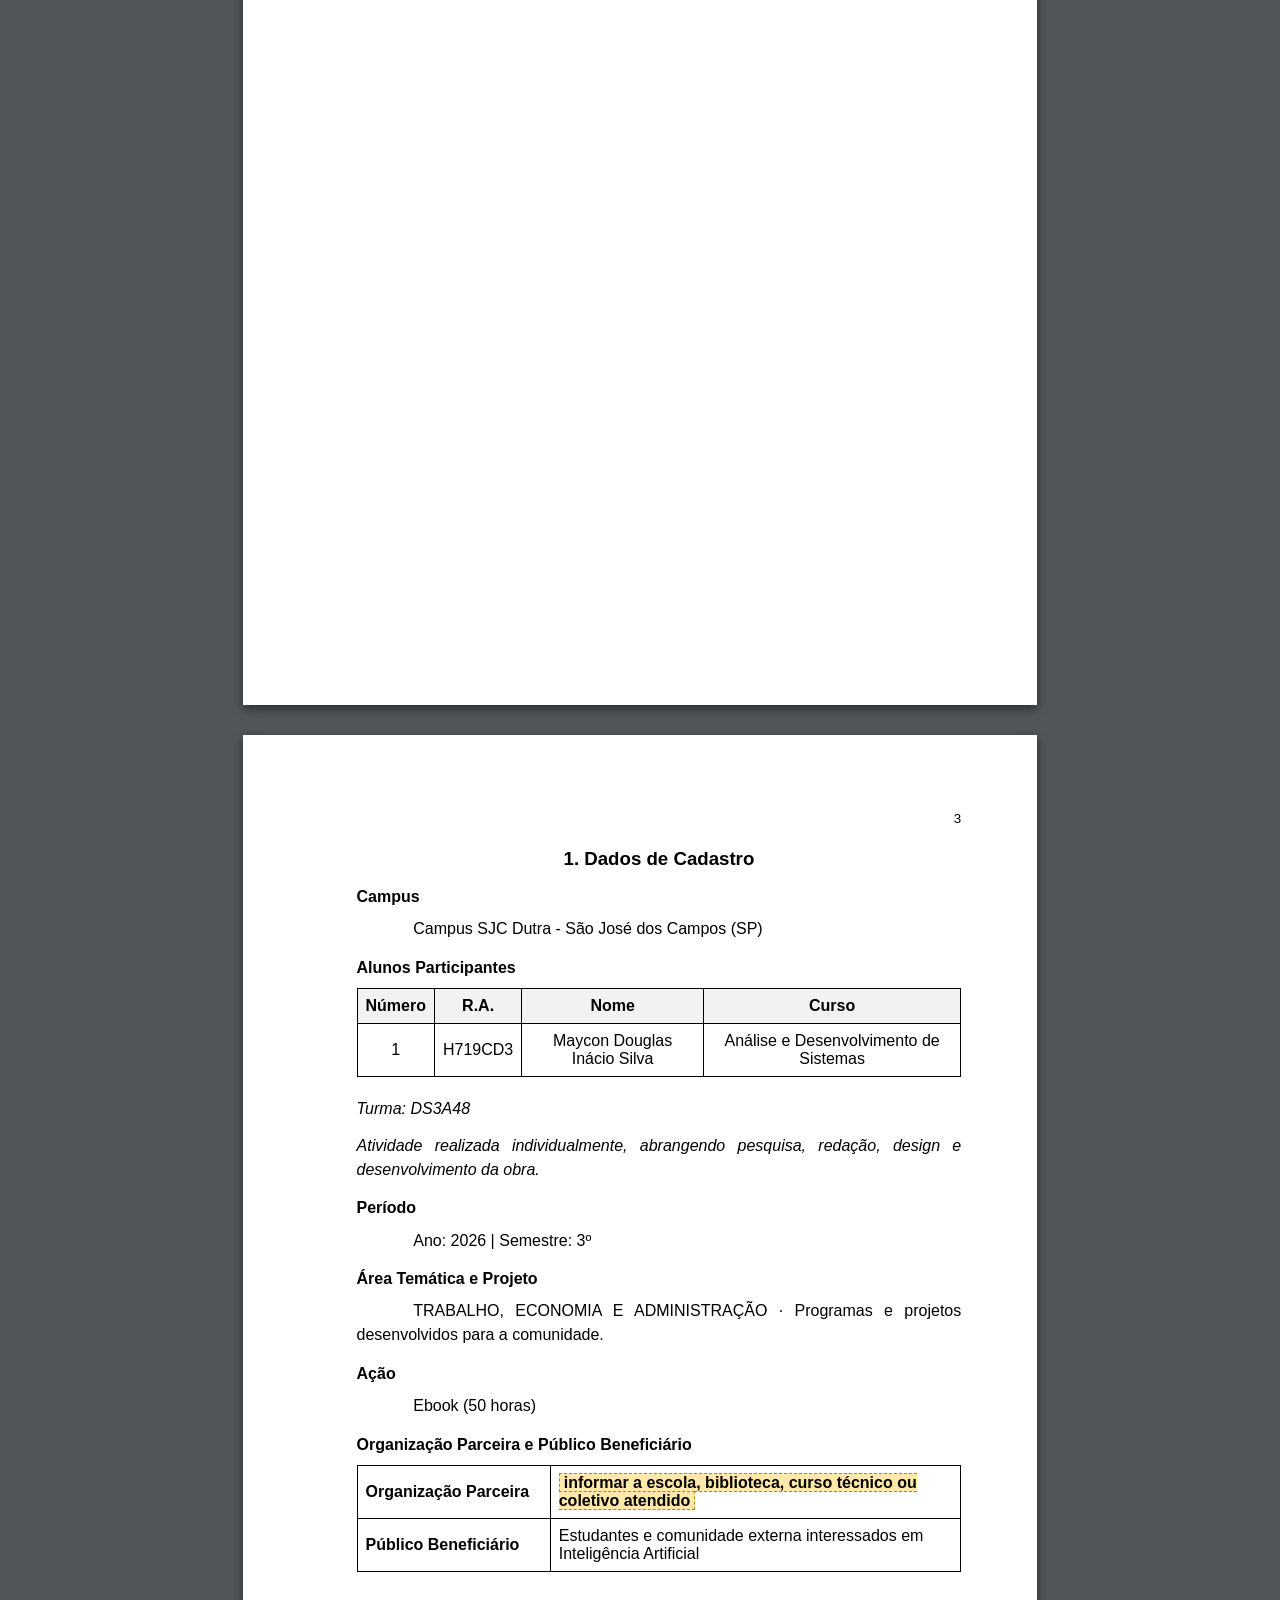
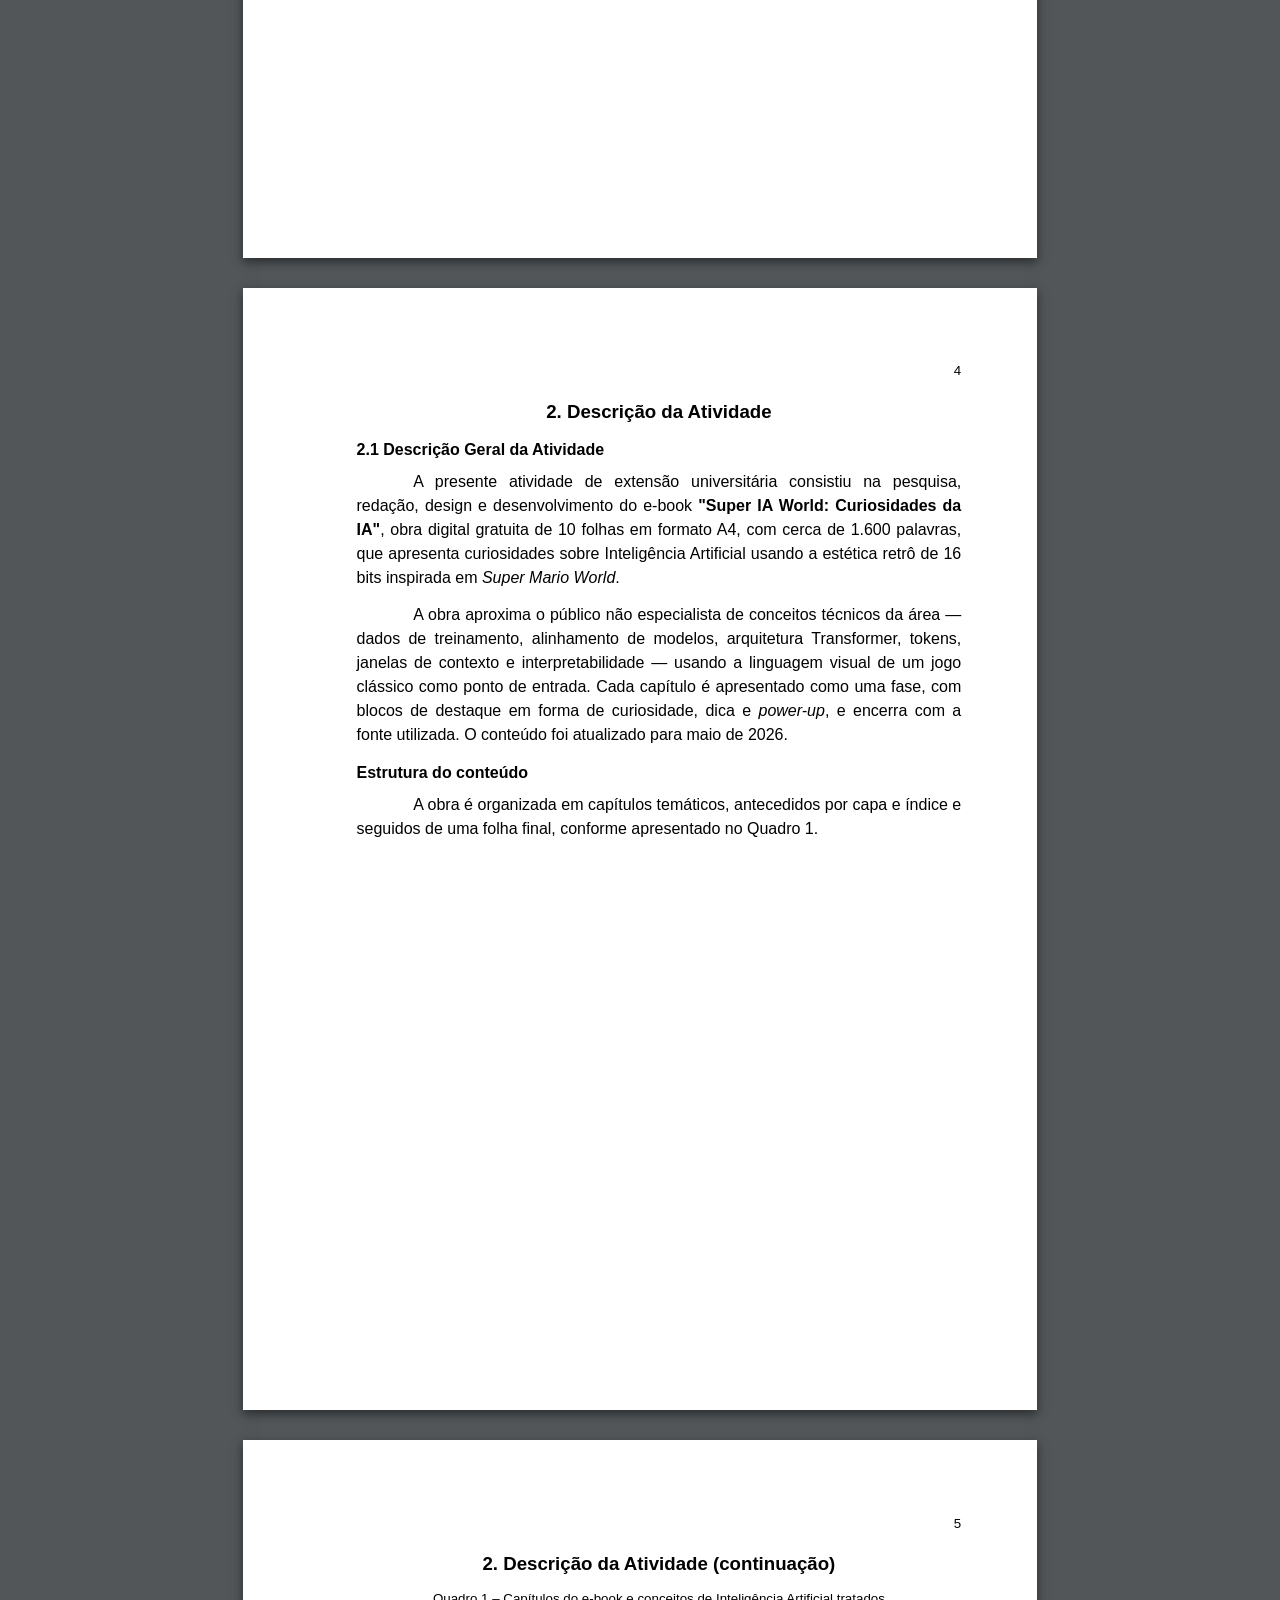
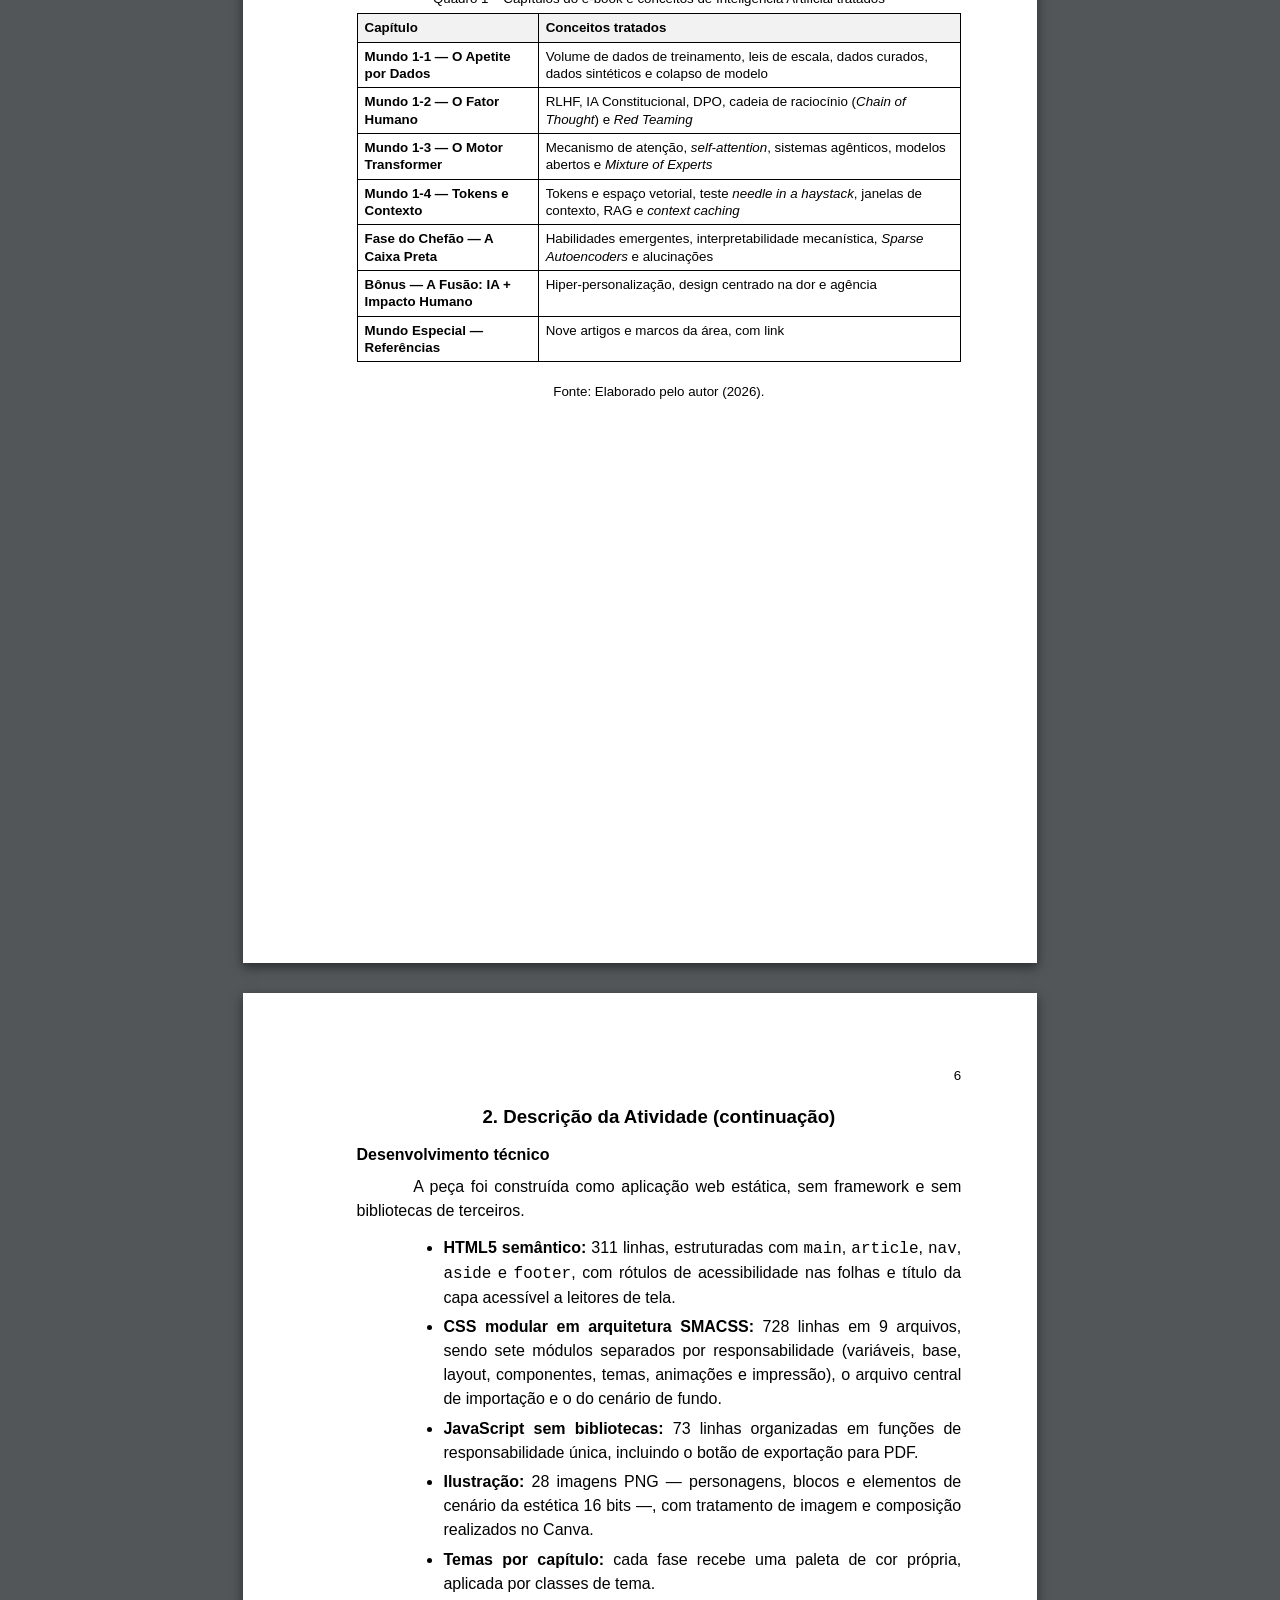
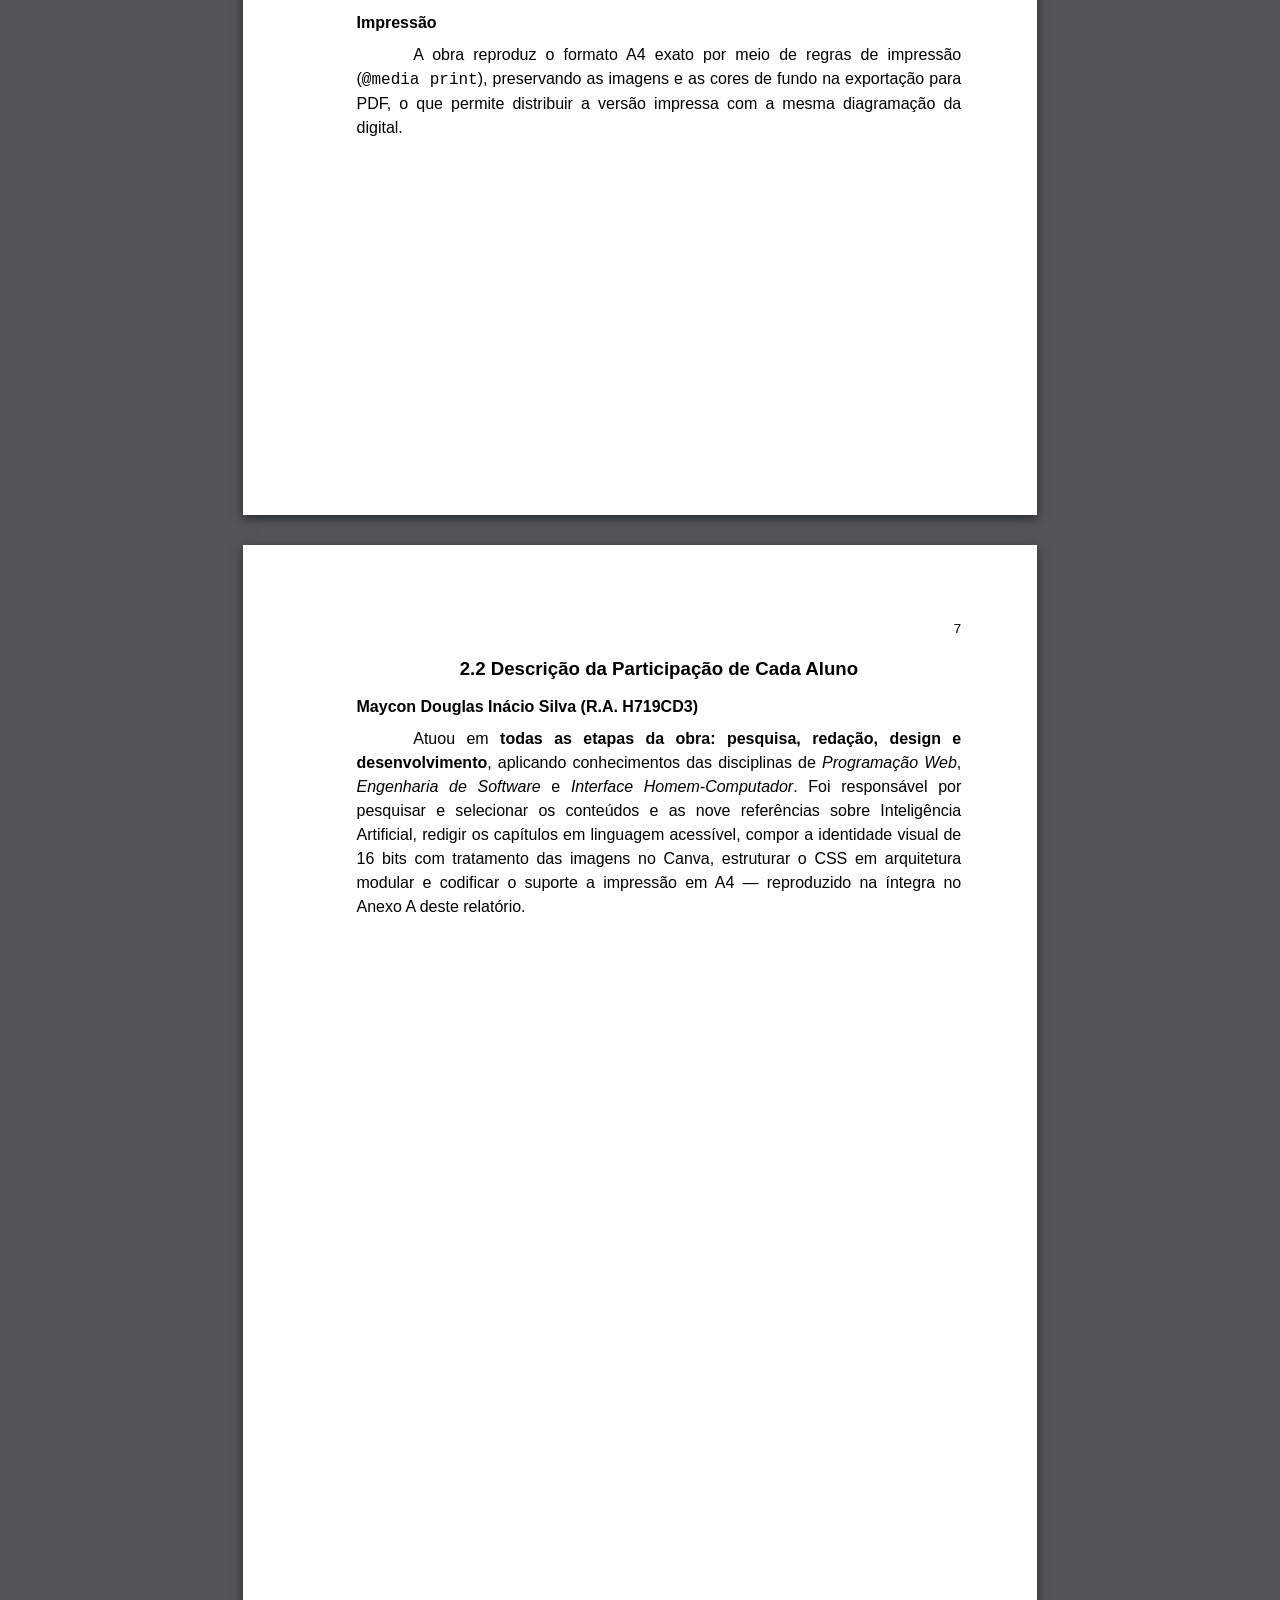
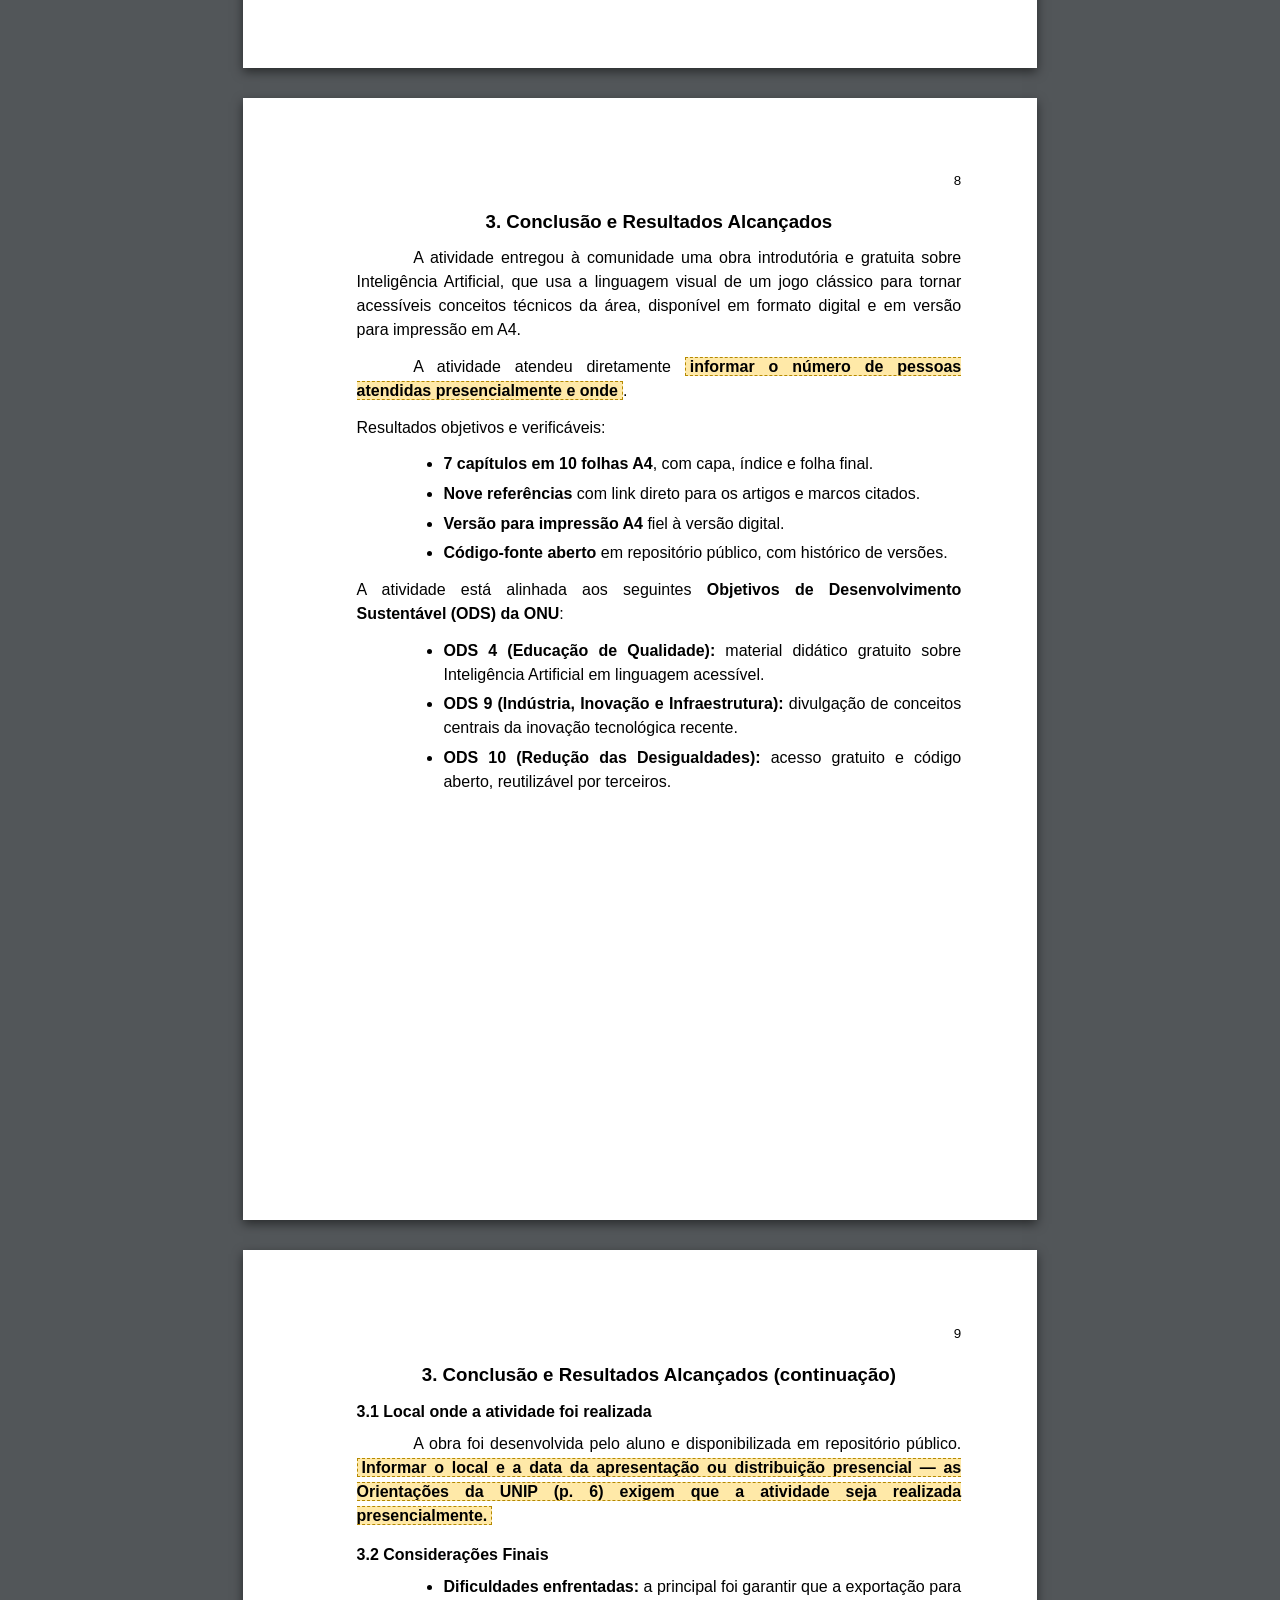
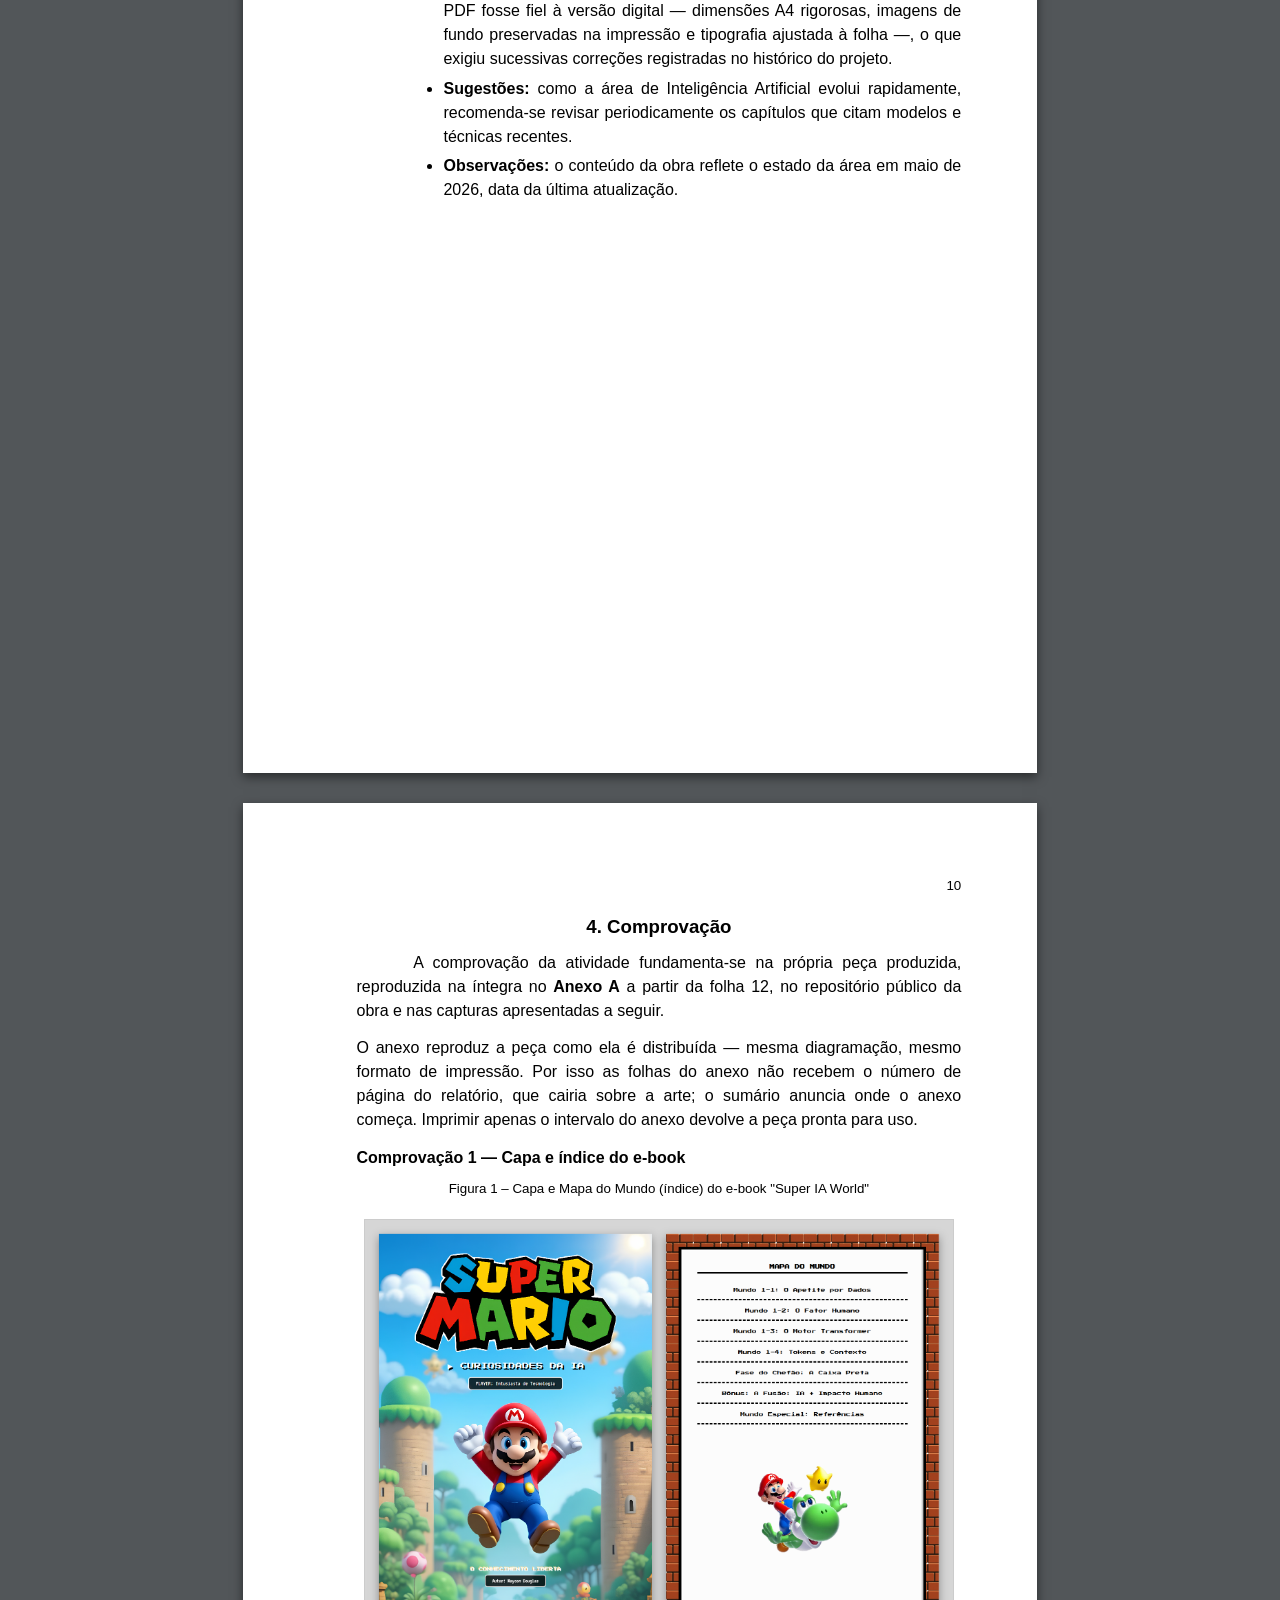
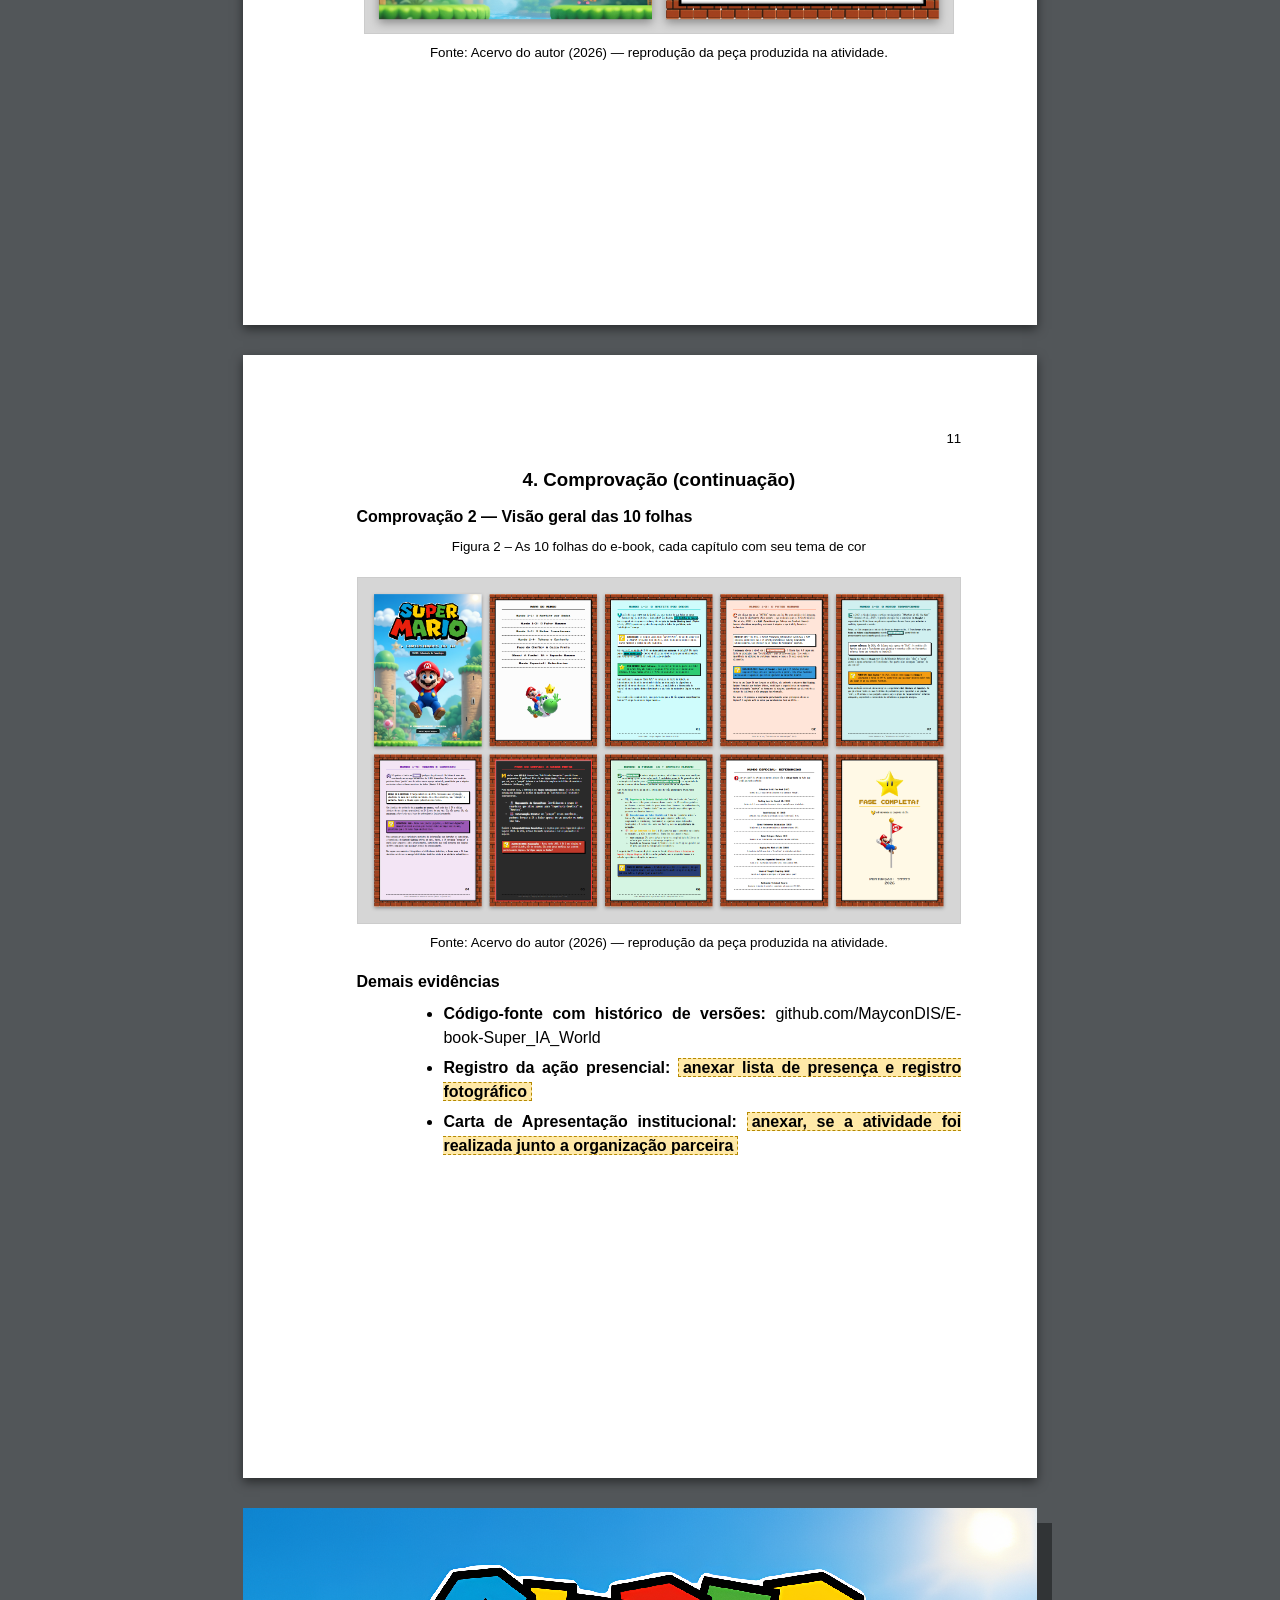
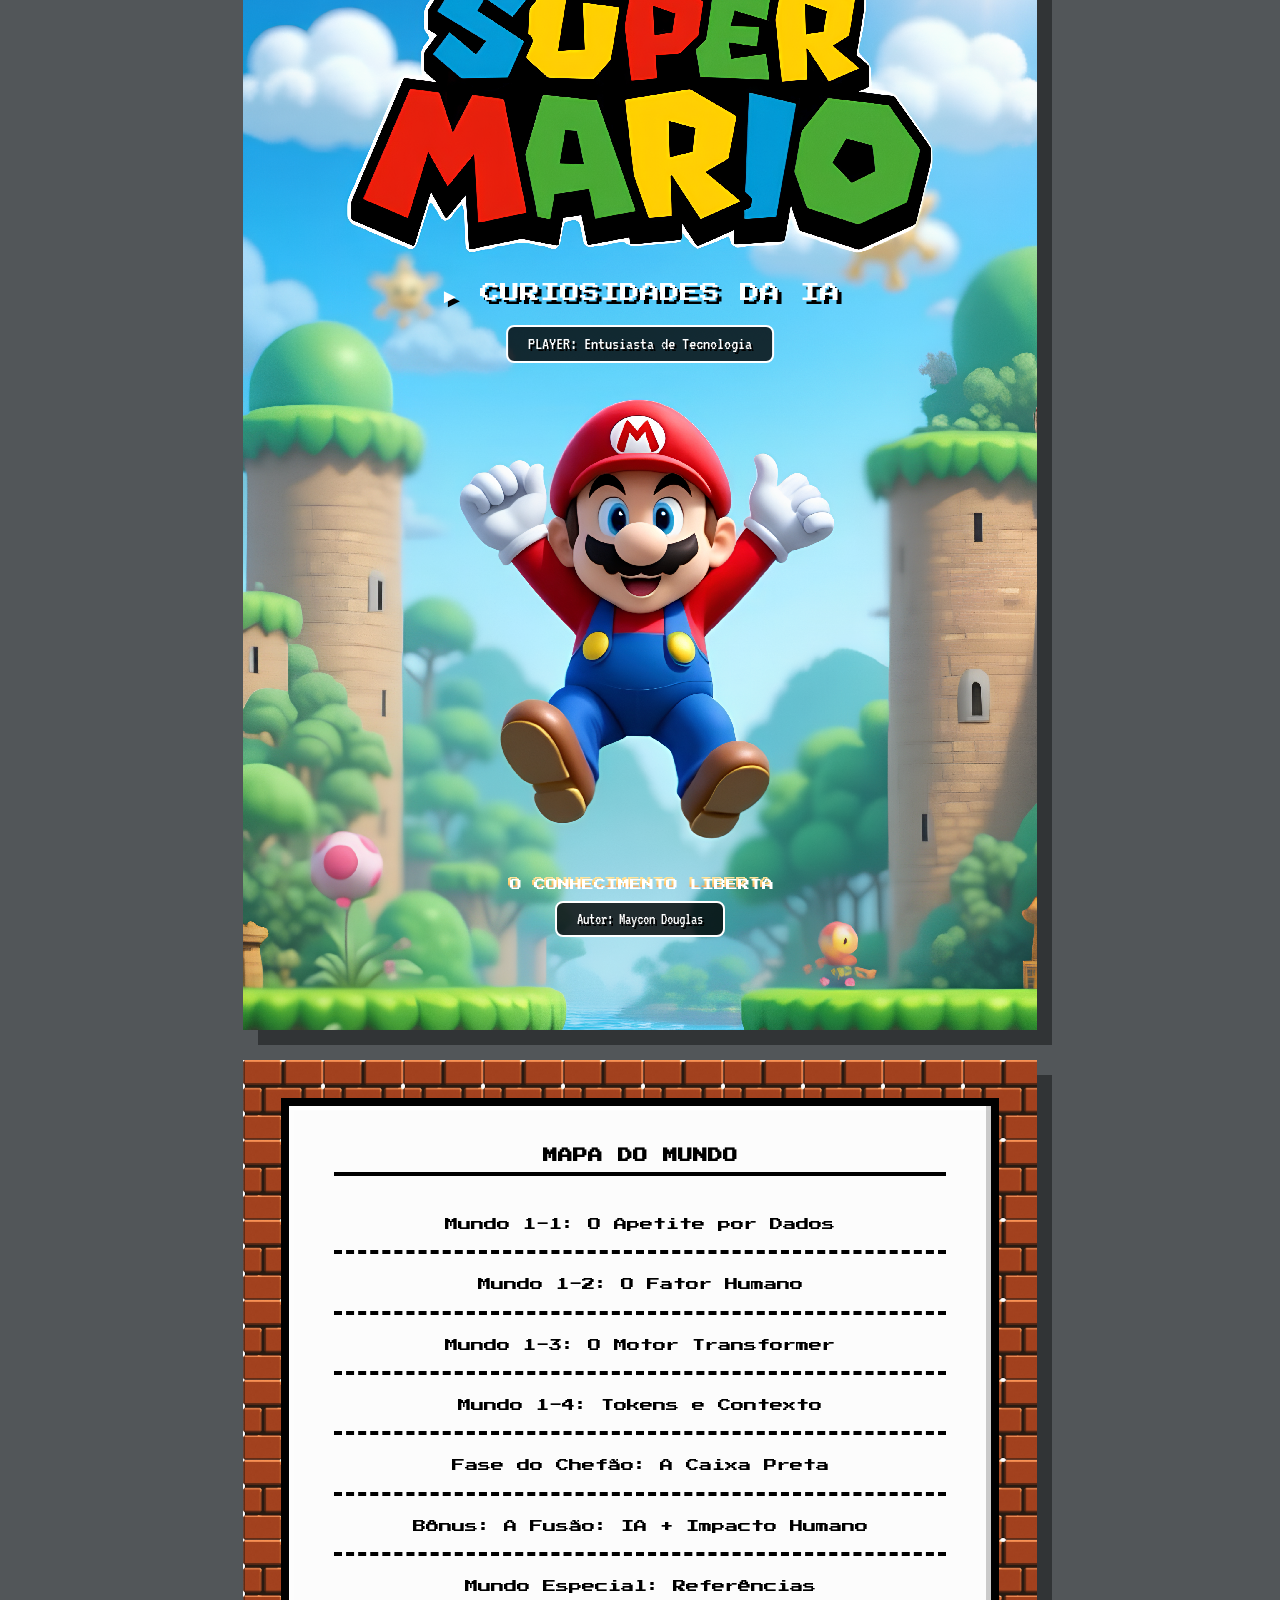
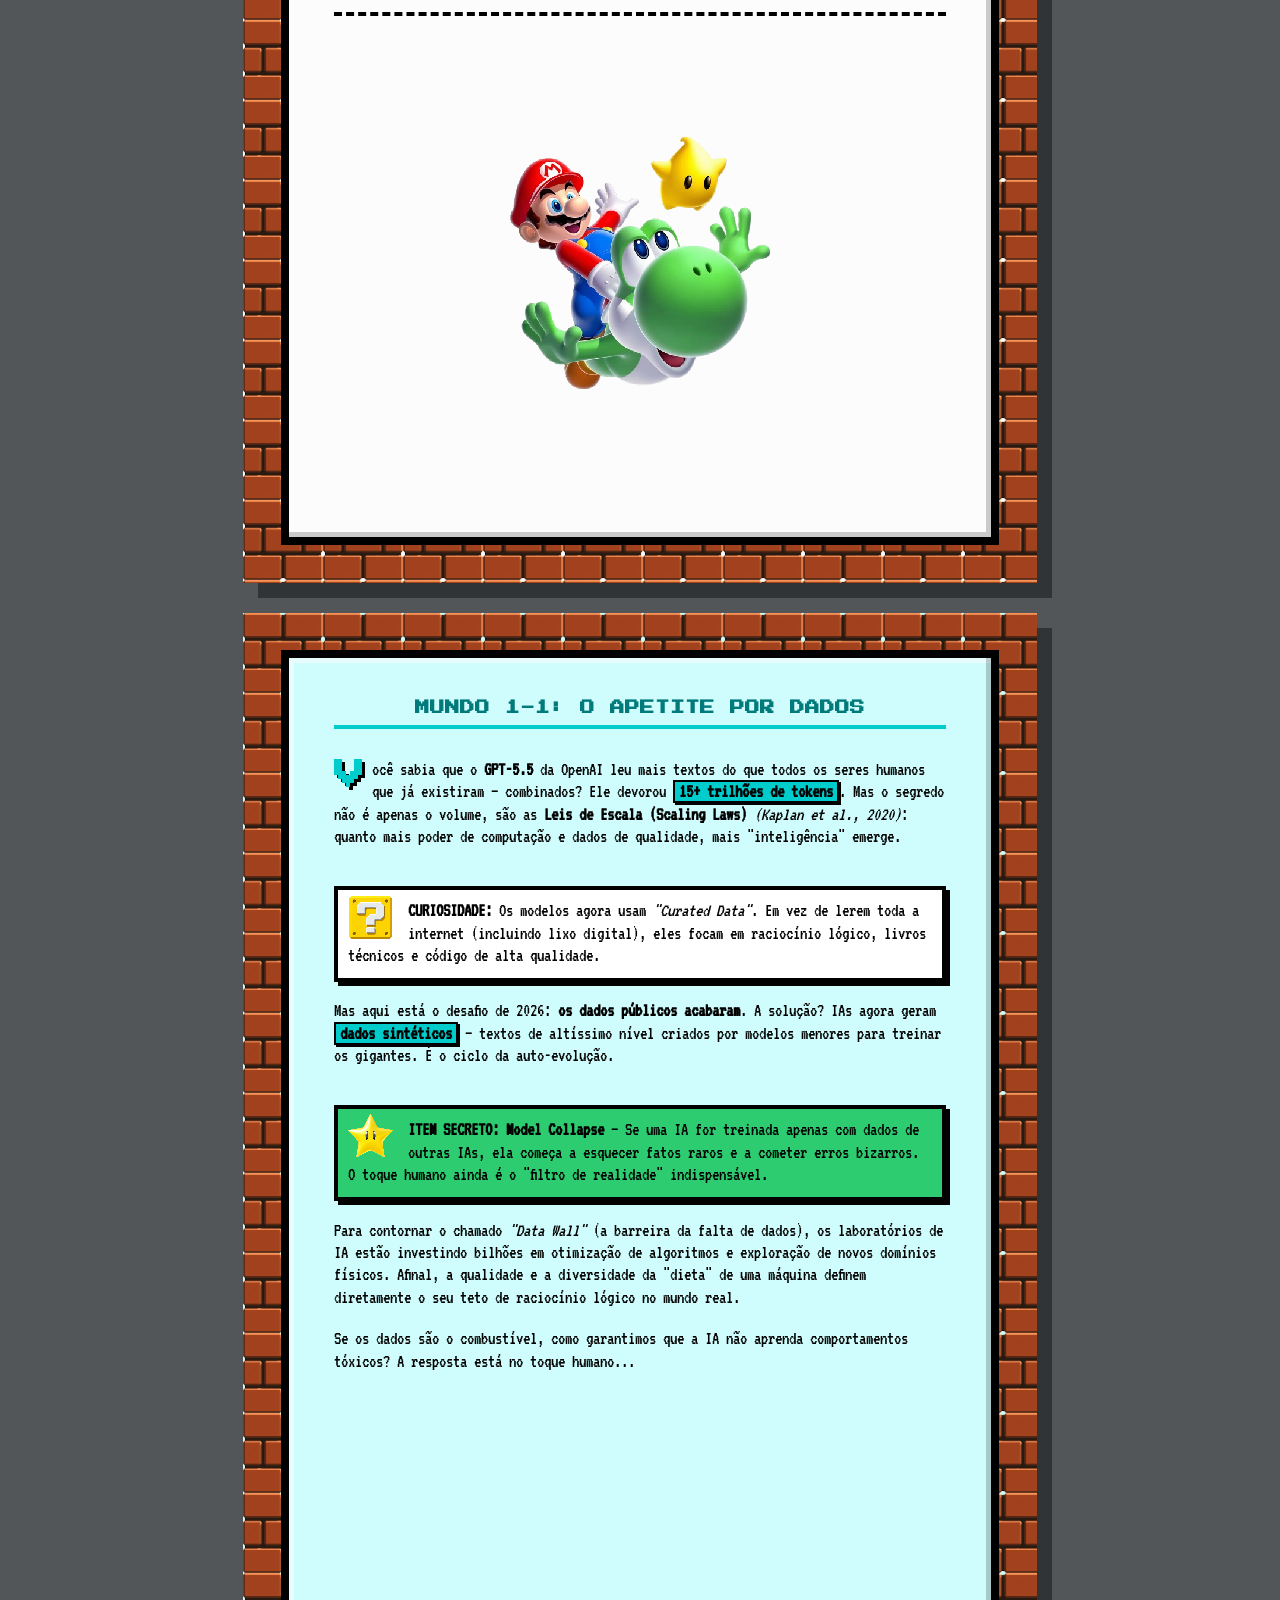
<file: Extensão Universitária/Ebook (50h)/relatorio.html>
<!DOCTYPE html>
<html lang="pt-BR">
<head>
    <meta charset="UTF-8">
    <meta name="viewport" content="width=device-width, initial-scale=1.0">
    <title>Relatório de Extensão Universitária — Ebook (50h) — Super IA World</title>
    <!--
      ────────────────────────────────────────────────────────────────────────
      RELATÓRIO DE ATIVIDADE DE EXTENSÃO UNIVERSITÁRIA (50 horas)
      UNIP · ICET · CST em Análise e Desenvolvimento de Sistemas
      Ação: Ebook

      Formato ABNT: A4, margens 3cm superior/esquerda e 2cm inferior/direita,
      Arial 12pt, parágrafo justificado com recuo de 1,5cm.
      Para gerar o PDF: abrir no Chrome, anexar as imagens da seção 4 clicando
      sobre elas (se quiser trocá-las) e imprimir (Ctrl+P) na MESMA sessão, com
      "Gráficos de segundo plano" marcado.

      O ANEXO A (folhas 12 a 21) é o e-book. Para tirar a peça para
      distribuir: Ctrl+P, intervalo de páginas 12-21, papel A4 e
      "Gráficos de segundo plano" marcado.

      O Anexo A é CÓPIA de ebook.html e assets/css/modules/, gerada por
      gerar_relatorio.py. As imagens do e-book são lidas da pasta assets/ na
      raiz do repositório: abrir este arquivo a partir do repositório.
      Se o e-book mudar, regerar este relatório — não editar o anexo à mão.

      PENDÊNCIAS: todo trecho com fundo amarelo tracejado (.pendente) depende de
      informação que só o aluno tem. Resolver todos antes de submeter.
      ────────────────────────────────────────────────────────────────────────
    -->
    <style>
        @layer relatorio, peca;


        @page {
            size: A4;
            margin: 0;
        }

        @layer relatorio {
            /* 1. RESET GERAL E CONFIGURAÇÃO DO BODY */
            * {
                box-sizing: border-box;
                margin: 0;
                padding: 0;
            }

            body {
                background-color: #525659;
                display: flex;
                flex-direction: column;
                align-items: center;
                gap: 30px;
                padding: 30px;
                font-family: Arial, "Times New Roman", serif;
                font-size: 12pt;
                color: black;
            }

            /* 2. ESTRUTURA DA PÁGINA (Padrão ABNT Estrito - A4) */
            .page {
                background-color: white;
                width: 21cm;
                min-height: 29.7cm;
                /* Margens ABNT: Superior 3cm, Direita 2cm, Inferior 2cm, Esquerda 3cm */
                padding: 3cm 2cm 2cm 3cm;
                box-shadow: 0 4px 10px rgba(0, 0, 0, 0.5);
                position: relative;
            }

            /* 3. NUMERAÇÃO DE PÁGINAS (ABNT - Canto superior direito) */
            .page-number {
                position: absolute;
                top: 2cm;
                right: 2cm;
                font-size: 10pt;
                font-family: Arial, "Times New Roman", serif;
            }

            /* 4. TIPOGRAFIA E TEXTOS */
            h1, h2, h3, h4, h5, h6 {
                font-weight: bold;
                color: black;
                margin-top: 1.1em;
                margin-bottom: 0.7em;
                text-indent: 0;
            }

            h1, h2 {
                text-align: center;
                font-size: 14pt;
            }

            h3, h4 {
                text-align: left;
                font-size: 12pt;
            }

            h2:first-of-type, h3:first-child { margin-top: 0; }

            p {
                text-align: justify;
                line-height: 1.5;
                text-indent: 1.5cm; /* Recuo de primeira linha */
                margin-top: 0;
                margin-bottom: 0.8em;
            }

            ul, ol {
                margin: 0 0 0.8em 1.5cm;
                padding-left: 0.8cm;
                line-height: 1.5;
                text-align: justify;
            }

            li { margin-bottom: 0.35em; }

            .uppercase { text-transform: uppercase; }
            .no-indent { text-indent: 0; }

            /* Campo ainda por preencher — visível de propósito, inclusive impresso. */
            .pendente {
                background-color: #ffe9a8;
                border: 1px dashed #b58900;
                padding: 0 4px;
                font-weight: bold;
            }

            /* 5. TABELAS (Estrutura e Design Padrão) */
            table {
                width: 100%;
                border-collapse: collapse;
                margin-bottom: 20px;
                font-size: 12pt;
            }

            table, th, td {
                border: 1px solid black;
            }

            th, td {
                padding: 8px;
                text-align: left;
            }

            th {
                background-color: #f2f2f2;
                text-align: center;
            }

            td {
                text-align: center;
            }

            .table-dados td:first-child { text-align: left; font-weight: bold; width: 32%; }
            .table-dados td:last-child { text-align: left; }

            /* 6. SUMÁRIO (Estilo Índice ABNT) */
            .sumario-item {
                display: flex;
                justify-content: space-between;
                align-items: baseline;
                margin-bottom: 12px;
                font-size: 12pt;
            }

            .sumario-item a {
                text-decoration: none;
                color: black;
                font-weight: bold;
            }

            .sumario-item a:hover {
                text-decoration: underline;
            }

            .sumario-dots {
                flex-grow: 1;
                border-bottom: 1px dotted #000;
                margin: 0 10px;
                position: relative;
                top: -4px;
            }

            /* 7. IMAGENS E LEGENDAS */
            .image-container {
                text-align: center;
                margin: 20px 0;
                page-break-inside: avoid;
            }

            .image-container img {
                max-width: 100%;
                max-height: 11cm;
                height: auto;
                border: 1px solid #ccc;
                margin-bottom: 5px;
                cursor: pointer;
                transition: opacity 0.2s ease-in-out;
            }

            .image-container img:hover {
                opacity: 0.8;
            }

            .caption {
                text-align: center;
                font-size: 10pt;
                text-indent: 0;
            }

            .figure-title {
                text-align: center;
                font-size: 10pt;
                text-indent: 0;
                margin-bottom: 5px;
            }

            /* 8. ESTILOS DA CAPA */
            .logo-unip {
                display: block;
                margin: 0 auto 0.5cm auto;
                width: 6cm;
                border: none !important;
                cursor: default !important;
            }

            .logo-unip:hover { opacity: 1 !important; }

            .capa-header {
                text-align: center;
                line-height: 1.5;
                margin-bottom: 2cm;
                font-size: 12pt;
                font-weight: normal;
            }

            .table-capa {
                width: 75%;
                margin: 0 auto;
                border: none !important;
                border-collapse: collapse;
            }

            .table-capa th, .table-capa td {
                border: none !important;
                padding: 4px 8px;
                background-color: transparent;
                text-align: left;
                font-size: 12pt;
            }

            .table-capa th { font-weight: bold; }
            .table-capa td { font-weight: normal; }

            .capa-footer {
                position: absolute;
                bottom: 2cm;
                left: 3cm;
                right: 2cm;
                text-align: center;
                line-height: 1.5;
                font-weight: bold;
            }

            /* 9. RESPONSIVIDADE (Mobile) */
            @media screen and (max-width: 800px) {
                body { padding: 10px; }
                .page { width: 100%; height: auto !important; min-height: auto; padding: 20px; margin-bottom: 15px; box-shadow: none; }
                .capa-footer { position: relative; bottom: auto; left: auto; right: auto; margin-top: 2cm; }
                .table-capa { width: 100%; margin-top: 2cm; margin-bottom: 2cm; }
                p { text-indent: 1cm; }
                ul, ol { margin-left: 0.5cm; }
                .sumario-dots { display: none; }
            }

            /* 10. MÍDIA DE IMPRESSÃO (PDF limpo) */

            @media print {
                body { background-color: white; margin: 0; padding: 0; gap: 0; display: block; }
                .page {
                    box-shadow: none; margin: 0; border: none;
                    width: 100%;
                    min-height: 29.5cm;
                    page-break-after: always;
                }
                .page:last-of-type { page-break-after: auto; }
                .image-container img { cursor: default; }
                .image-container img:hover { opacity: 1; }
            }
        }

        
        @layer relatorio {
            /* 11. QUADRO DE CONTEÚDO (acréscimo deste relatório)
               Três colunas com texto corrido não cabem em 12pt sem quebrar a folha;
               a ABNT admite corpo menor em tabelas e quadros. */
            .table-conteudo { font-size: 10pt; }
            .table-conteudo th, .table-conteudo td { text-align: left; vertical-align: top; padding: 5px 7px; line-height: 1.3; }
            .table-conteudo td:first-child { font-weight: bold; width: 30%; }
        }

        @layer peca {
            /* Mesmo desenho da Cartilha: o relatório estiliza elementos nus (p, li,
               h1..h6, ul, ol, table) com recuo ABNT, justificação e 12pt; o reset em
               sub-camada `base` impede esse estilo de vazar para dentro do e-book, e
               `@scope` impede o e-book de vazar para fora. `arte` vence `base` sempre.

               Atenção: o e-book também chama as próprias folhas de `.page`. É o
               `@scope` que impede a regra `.page` dele de alcançar as folhas do
               relatório. */
            @layer base, arte;

            @layer base {
                .anexo-a, .anexo-a * { -webkit-print-color-adjust: exact !important; print-color-adjust: exact !important; }
                .anexo-a, .anexo-a * { box-sizing: border-box; margin: 0; padding: 0; }

                .anexo p, .anexo li, .anexo h1, .anexo h2, .anexo h3, .anexo h4,
                .anexo h5, .anexo h6, .anexo ul, .anexo ol,
                .anexo table, .anexo th, .anexo td {
                    margin: 0;
                    padding: 0;
                    text-indent: 0;
                    text-align: inherit;
                    line-height: inherit;
                    font-size: inherit;
                    color: inherit;
                    border: 0;
                    background-color: transparent;
                }
            }

            @layer arte {
                /* ═══ Anexo A: e-book "Super IA World" ═══
                   Copiado de assets/css/modules/ por script, com as url() ajustadas
                   para a pasta do relatório. Não editar aqui: corrigir no e-book e
                   regerar este relatório. */

/* ── variables.css ── */
/* ============================================
   1. VARIABLES
   ============================================ */
:root {
  --color-data-bg: #cffcfc;
  --color-data-accent: #00cccc;
  --color-data-heading: #007a7a;

  --color-human-bg: #ffe5d9;
  --color-human-accent: #ff8c69;
  --color-human-heading: #a35a42;

  --color-engine-bg: #d0f0f0;
  --color-engine-accent: #4db6ac;
  --color-engine-heading: #006a6a;

  --color-tokens-bg: #f3e5f5;
  --color-tokens-accent: #b39ddc;
  --color-tokens-heading: #6a0dad;

  --color-impact-bg: #d5f5e3;
  --color-impact-accent: #52be80;
  --color-impact-heading: #1e8449;

  --color-victory-bg: #fff9e6;
  --color-victory-accent: #fccb28;
  --color-victory-heading: #b8860b;

  --color-boss-bg: #2a2a2a;
  --color-boss-accent: #fccb28;
  --color-boss-heading: #ff3838;

  --color-retro-bg: #fccb28;
  --color-highlight-default: #00cc00;
  --color-accent-red: #ff3838;
}

/* ── @keyframes de animations.css (não valem dentro de @scope) ── */
@keyframes shine {
  0%, 100% { filter: brightness(1); }
  50% { filter: brightness(1.5) drop-shadow(0 0 10px gold); }
}
@keyframes float {
  0%, 100% { transform: translateY(0); }
  50% { transform: translateY(-15px); }
}
@keyframes bounce {
  0%, 100% { transform: translateY(0); }
  50% { transform: translateY(-10px); }
}
@keyframes blink {
  0% { opacity: 1; }
  50% { opacity: 0; }
  100% { opacity: 1; }
}

                @scope (.anexo-a) {
/* ── base.css ── */
/* ============================================
   2. RESET, BASE & TIPOGRAFIA
   ============================================ */

* { margin: 0; padding: 0; box-sizing: border-box; scroll-behavior: smooth; }

body {
  font-family: 'VT323', monospace;
  display: flex;
  justify-content: center;
  position: relative;
  margin: 0;
  overflow-x: hidden;
  color: #333;
}

h1, h2 { font-family: 'Press Start 2P', cursive; text-transform: uppercase; line-height: 1.6; }
h1 { font-size: 24pt; text-align: center; color: var(--color-accent-red); -webkit-text-stroke: 2px #000; text-shadow: 6px 6px 0px #000; animation: bounce 2s ease-in-out infinite; margin-bottom: 0.3cm; }
h2 { font-size: 11pt; color: #000; margin-bottom: 0.8cm; text-align: center; border-bottom: 4px solid #000; padding-bottom: 5px; }

p { text-align: left; line-height: 1.2; font-size: 14pt; margin-bottom: 0.5cm; color: #000; font-family: 'VT323', monospace; }

h2 + p::first-letter {
  font-family: 'Press Start 2P', cursive;
  font-size: 24pt;
  float: left;
  margin-right: 6px;
  line-height: 1;
  color: var(--color-accent-red);
  text-shadow: 3px 3px 0px #000;
}

.highlight {
  background-color: var(--color-highlight-default);
  color: #fff;
  padding: 0px 4px;
  border: 2px solid #000;
  font-weight: bold;
  font-size: 14pt;
  box-shadow: 2px 2px 0px #000;
}

/* Utilitário para Acessibilidade (Screen Readers) */
.sr-only {
  position: absolute;
  width: 1px;
  height: 1px;
  padding: 0;
  margin: -1px;
  overflow: hidden;
  clip: rect(0, 0, 0, 0);
  border: 0;
}

/* ── layout.css ── */
/* ============================================
   3. LAYOUT
   ============================================ */

#pipe-container {
  width: 260px;
  position: fixed;
  left: 20px;
  top: 50%;
  transform: translateY(-50%);
  z-index: 20;
}

.pipe-collar {
  width: calc(100% + 24px);
  height: 40px;
  margin-left: -12px;
  background-color: #00a800;
  background-image: linear-gradient(to right, #00a800 10%, #5ce430 30%, #00a800 60%, #005800 90%);
  border: 6px solid #000;
  border-bottom: 0;
  z-index: 21;
  position: relative;
}

#sidebar {
  width: 100%;
  background-color: #00a800;
  background-image: linear-gradient(to right, #00a800 10%, #5ce430 30%, #00a800 60%, #005800 90%);
  border: 6px solid #000;
  box-shadow: 8px 8px 0px rgba(0,0,0,0.5);
  font-family: 'Press Start 2P', cursive;
  max-height: 70vh;
  overflow-y: auto;
}

#sidebar::-webkit-scrollbar { width: 12px; }
#sidebar::-webkit-scrollbar-track { background: #008000; border-left: 2px solid #000; }
#sidebar::-webkit-scrollbar-thumb { background: #5c94fc; border: 2px solid #000; }

.sidebar-content { padding: 15px; }
#sidebar h3 { font-size: 10pt; margin-bottom: 20px; color: #fff; text-shadow: 2px 2px 0 #000; text-align: center; line-height: 1.4; border-bottom: 4px dashed #000; padding-bottom: 10px; }
#sidebar ul { list-style: none; }
#sidebar li { margin-bottom: 15px; }
#sidebar a { color: #f8d820; text-shadow: 1px 1px 0 #000; text-decoration: none; font-size: 8pt; line-height: 1.5; transition: color 0.2s, padding-left 0.2s; display: block; }
#sidebar a:hover { color: #fff; padding-left: 5px; }
#sidebar a.active { color: #fff; padding-left: 5px; }

main {
  display: flex;
  flex-direction: column;
  align-items: center;
  gap: 40px;
  padding: 40px 0;
  width: 100%;
  position: relative;
  z-index: 10;
}

.page {
  background-image: url('../../assets/figures/bloco-tijolo.png');
  background-repeat: repeat;
  background-size: 80px;
  width: 21cm;
  height: 29.7cm;
  padding: 1cm;
  box-shadow: 15px 15px 0px rgba(0, 0, 0, 0.4);
  position: relative;
  display: flex;
  flex-direction: column;
  page-break-after: always;
  margin-bottom: 40px;
  overflow: hidden;
}

/* ── components.css ── */
/* ============================================
   4. COMPONENTES & PAGINAS ESPECIAIS
   ============================================ */

.retro-box {
  background-color: var(--color-retro-bg);
  border: 8px solid #000;
  box-shadow: inset -5px -5px 0px rgba(0,0,0,0.2), inset 5px 5px 0px rgba(255,255,255,0.5);
  padding: 1cm 1.2cm;
  flex-grow: 1;
  display: flex;
  flex-direction: column;
  position: relative;
}

.powerup-block, .q-block {
  border: 4px solid #000;
  padding: 10px;
  margin: 0.5cm 0;
  box-shadow: 4px 4px 0 #000;
  background-color: #fff;
}

.fonte-box {
  font-size: 10pt;
  text-align: center;
  color: #666;
  border-top: 2px dashed #000;
  padding-top: 10px;
  margin-bottom: -15px;
}

footer {
  margin-top: auto;
  width: 100%;
}

.footer-page {
  display: block;
  text-align: right;
  margin-bottom: 25px;
  font-family: 'Press Start 2P', cursive;
  font-size: 12pt;
  color: #000;
}

.deco-img {
  position: absolute;
  image-rendering: pixelated;
  z-index: 15;
  pointer-events: none;
  filter: drop-shadow(4px 4px 0px rgba(0,0,0,0.3));
}

.fig-shy-guy { bottom: 1.5cm; right: 1.2cm; width: 65px; }
.fig-spiny { bottom: 1.8cm; left: 1.2cm; width: 65px; }
.fig-cogumelo-v { top: 1.2cm; right: 1.2cm; width: 55px; }
.fig-cogumelo-g { top: 1.2cm; right: 1.2cm; width: 55px; }
.fig-planta { bottom: 0.5cm; right: 1.5cm; width: 100px; }
.fig-estrela { top: 1.2cm; right: 1.2cm; width: 60px; animation: float 3s ease-in-out infinite; }
.fig-boo { top: 2cm; left: 1.2cm; width: 70px; opacity: 0.7; }
.fig-bob-omb { bottom: 1.5cm; right: 1.2cm; width: 70px; }
.fig-flor-fogo { top: 1.2cm; left: 1.2cm; width: 55px; }
.fig-flor-gelo { top: 1.2cm; left: 1.2cm; width: 55px; }
.fig-goomba { bottom: 1.2cm; left: 1.5cm; width: 50px; }
.fig-bowser { bottom: 0.5cm; right: 0.5cm; width: 180px; z-index: 16; }
.fig-toad { bottom: 1.5cm; left: 1.2cm; width: 65px; }
.fig-yoshi { bottom: 1.5cm; right: 1.2cm; width: 85px; transform: scaleX(-1); }
.fig-moedas { bottom: 1.2cm; left: 1.2cm; width: 45px; transform: scaleX(-1); animation: shine 2s infinite; }

.page.cover {
  background-image: url('../../assets/img/capa.png');
  background-size: cover;
  background-position: center;
  image-rendering: pixelated;
  padding: 3cm 1cm;
}

.cover-box {
  background-color: transparent;
  border: none;
  box-shadow: none;
  display: flex;
  flex-direction: column;
  height: 100%;
  position: relative;
  justify-content: center;
  align-items: center;
}

.cover-text-container {
  position: absolute;
  top: 29%;
  left: 50%;
  transform: translateX(-50%);
  display: flex;
  flex-direction: column;
  align-items: center;
  gap: 20px;
  width: auto;
  white-space: nowrap;
}

.cover-subtitle {
  color: #fff;
  text-shadow: 4px 4px 0 #000;
  font-size: 20px;
  margin: 0;
  font-family: 'Press Start 2P', cursive;
}

.golden-text {
  background: linear-gradient(180deg, #ffeaa7 0%, #fdcb6e 50%, #e17055 100%);
  -webkit-background-clip: text;
  -webkit-text-fill-color: transparent;
  color: #fdcb6e;
  text-shadow: 2px 2px 0px #fff;
}

.cover-author-badge {
  background: rgba(0,0,0,0.8);
  padding: 8px 20px;
  border: 2px solid #fff;
  border-radius: 8px;
  color: #fff;
  text-shadow: 2px 2px 0 #000;
  font-family: 'VT323', monospace;
}

.cover-author-main { font-size: 18px; }
.cover-author-footer { font-size: 16px; }

.cover-footer-container {
  position: absolute;
  bottom: -20px;
  left: 50%;
  transform: translateX(-50%);
  width: auto;
  white-space: nowrap;
  display: flex;
  flex-direction: column;
  align-items: center;
  gap: 10px;
}

.book-index {
  list-style: none;
  margin-top: 1cm;
  padding-left: 0;
  font-family: 'Press Start 2P', cursive;
  width: 100%;
}

.book-index li {
  margin-bottom: 20px;
  font-size: 10pt;
  border-bottom: 4px dashed #000;
  padding-bottom: 15px;
  text-align: center;
  line-height: 1.6;
}

.book-index a { color: #000; text-decoration: none; transition: color 0.2s; }
.book-index a:hover { color: var(--color-accent-red); }

.index-mario-img {
  width: 300px;
  image-rendering: pixelated;
  margin-top: 80px;
  display: block;
  margin-left: auto;
  margin-right: auto;
}

.boss-list {
  font-family: 'VT323', monospace;
  font-size: 18pt;
  margin-bottom: 0.8cm;
  padding-left: 1.5cm;
  color: #eee;
}

.ref-box {
  background-color: #fff;
  color: #000;
  padding: 1.5cm;
}

.ref-list {
  margin-top: 0.5cm;
  font-family: 'VT323', monospace;
  font-size: 13pt;
  text-align: center;
}

.ref-link-title { font-size: 13pt; }
.ref-link-desc { font-size: 10pt; }

.end-box {
  display: flex;
  justify-content: center;
  align-items: center;
  text-align: center;
  flex-grow: 1;
  padding-top: 2cm;
}

.end-img { width: 200px; image-rendering: pixelated; margin-bottom: 20px; }
.end-title { color: #000; font-size: 24pt; }
.end-footer-text { 
  margin-top: 1cm;
  margin-bottom: 2cm;
  font-family: 'Press Start 2P', cursive; 
  font-size: 14pt; 
  color: #555; 
  text-align: center; 
  width: 100%; 
  line-height: 1.5;
}

/* ── themes.css ── */
/* ============================================
   5. TEMAS POR CAPITULO & UTILIDADES
   ============================================ */

.theme-data { background-color: var(--color-data-bg); }
.theme-data .retro-box { background-color: var(--color-data-bg); }
.theme-data .retro-box h2 { color: var(--color-data-heading); border-bottom-color: var(--color-data-accent); }
.theme-data h2 + p::first-letter { color: var(--color-data-accent); }
.theme-data .highlight { background-color: var(--color-data-accent); color: #000; }

.theme-human { background-color: var(--color-human-bg); }
.theme-human .retro-box { background-color: var(--color-human-bg); }
.theme-human .retro-box h2 { color: var(--color-human-heading); border-bottom-color: var(--color-human-accent); }
.theme-human h2 + p::first-letter { color: var(--color-human-accent); }
.theme-human .highlight { background-color: var(--color-human-accent); color: #fff; }

.theme-engine { background-color: var(--color-engine-bg); }
.theme-engine .retro-box { background-color: var(--color-engine-bg); }
.theme-engine .retro-box h2 { color: var(--color-engine-heading); border-bottom-color: var(--color-engine-accent); }
.theme-engine h2 + p::first-letter { color: var(--color-engine-accent); }
.theme-engine .highlight { background-color: var(--color-engine-accent); color: #fff; }

.theme-tokens { background-color: var(--color-tokens-bg); }
.theme-tokens .retro-box { background-color: var(--color-tokens-bg); }
.theme-tokens .retro-box h2 { color: var(--color-tokens-heading); border-bottom-color: var(--color-tokens-accent); }
.theme-tokens h2 + p::first-letter { color: var(--color-tokens-accent); }
.theme-tokens .highlight { background-color: var(--color-tokens-accent); color: #fff; }

.theme-impact { background-color: var(--color-impact-bg); }
.theme-impact .retro-box { background-color: var(--color-impact-bg); }
.theme-impact .retro-box h2 { color: var(--color-impact-heading); border-bottom-color: var(--color-impact-accent); }
.theme-impact h2 + p::first-letter { color: var(--color-impact-accent); }
.theme-impact .highlight { background-color: var(--color-impact-accent); color: #fff; }

.theme-archive { background-color: #e5d3b3; }
.theme-archive .retro-box { background-color: #fdf5e6; }
.theme-archive .retro-box h2 { color: #8b4513; border-bottom-color: #deb887; }
.theme-archive h2 + p::first-letter { color: #deb887; }

.theme-victory { background-color: var(--color-victory-bg); }
.theme-victory .retro-box { background-color: var(--color-victory-bg); }
.theme-victory .retro-box h2 { color: var(--color-victory-heading); border-bottom-color: var(--color-victory-accent); }
.theme-victory h2 + p::first-letter { color: var(--color-victory-accent); }

.theme-vanilla { background-color: #fcfcfc; }
.theme-vanilla .retro-box { background-color: #fcfcfc; }
.theme-vanilla .retro-box h2 { color: #000; border-bottom-color: #000; }

.boss-box { background-color: var(--color-boss-bg); color: #fff; border-color: var(--color-boss-heading); }
.boss-box h2 { color: var(--color-boss-heading); border-bottom-color: var(--color-boss-heading); }
.boss-box p { color: #eee; }
.boss-box h2 + p::first-letter { color: var(--color-boss-accent); text-shadow: 3px 3px 0px #000; }
.boss-box .highlight { background-color: var(--color-boss-accent); color: #000; }

.block-content-text { margin-bottom: 0; font-size: 14pt; }

.theme-green-block { background-color: #2ecc71; border-color: #000; }
.theme-blue-block { background-color: #3498db; color: #fff; }
.theme-orange-block { background-color: #f39c12; }
.theme-purple-block { background-color: #9b59b6; color: #fff; }
.theme-red-block { background-color: #c0392b; }

.bonus-list { font-family: 'VT323', monospace; font-size: 16pt; margin-bottom: 0.5cm; padding-left: 1.5cm; }
.bonus-sublist { font-family: 'VT323', monospace; font-size: 14pt; margin-top: 10px; padding-left: 1cm; list-style: circle; }

.bonus-highlight-green { color: #2ecc71; }
.bonus-highlight-blue { color: #3498db; }
.bonus-highlight-yellow { color: #f1c40f; }
.bonus-highlight-red { color: #e74c3c; }

.bonus-q-block { background-color: #273c75; color: #fff; border-color: #fbc531; }

/* ── animations.css ── */
/* ============================================
   6. ANIMACOES
   ============================================ */









/* ── print.css ── */
/* ============================================
   7. PRINT / PDF
   ============================================ */

#btn-pdf {
  position: fixed;
  bottom: 20px;
  right: 20px;
  background-color: var(--color-accent-red);
  color: #fff;
  font-family: 'Press Start 2P', cursive;
  font-size: 10pt;
  padding: 15px;
  border: 4px solid #000;
  box-shadow: 4px 4px 0px #000;
  cursor: pointer;
  z-index: 1000;
  transition: transform 0.2s;
}

#btn-pdf:hover {
  transform: scale(1.05);
}

@media print {
    

    /* Esconde elementos funcionais do tema */
    #pipe-container, #btn-pdf { 
        display: none !important; 
    }

    /* Reset do body */
    body { 
        padding: 0; 
        margin: 0;
        display: block; 
    }

    /* Main sem gaps */
    main { 
        padding: 0; 
        gap: 0; 
        display: block; 
    }

    /* Cada .page = exatamente 1 folha A4 */
    .page {
        width: 21cm;
        min-height: 29.7cm;
        height: 29.7cm;
        margin: 0;
        padding: 1cm;
        box-shadow: none !important;
        /* Mantém os tijolinhos no PDF */
        -webkit-print-color-adjust: exact !important;
        print-color-adjust: exact !important;
        page-break-after: always;
        page-break-inside: avoid;
        overflow: hidden;
        display: flex;
        flex-direction: column;
    }

    /* Otimização de espaço para conteúdo não quebrar a página */
    p { font-size: 14pt !important; line-height: 1.2 !important; margin-bottom: 0.5cm !important; }
    h2 { font-size: 11pt !important; margin-bottom: 0.8cm !important; padding-bottom: 5px !important; }
    h2 + p::first-letter { font-size: 24pt !important; margin-right: 6px !important; }
    .highlight { font-size: 14pt !important; padding: 0 4px !important; }
    .block-content-text { font-size: 11pt !important; }
    .q-block, .powerup-block { padding: 10px !important; margin-bottom: 0.5cm !important; }
    .fonte-box { padding-top: 10px !important; margin-bottom: -15px !important; }
    .book-index li { font-size: 10pt !important; margin-bottom: 20px !important; padding-bottom: 10px !important; }
    .index-mario-img { width: 250px !important; margin-top: 50px !important; }
    .end-box { padding-top: 2cm !important; }
    .end-img { width: 160px !important; margin-bottom: 10px !important; }
    .end-footer-text { margin-bottom: 2cm !important; font-size: 14pt !important; }
    .bonus-list li { font-size: 12pt !important; margin-bottom: 5px !important; }
    .ref-link-desc { font-size: 10pt !important; }
    .ref-link-title { font-size: 11pt !important; }
    .retro-box { padding: 1.5cm 1.5cm !important; }

    /* Rodapé de página */
    footer {
        margin-top: auto !important;
        width: 100% !important;
    }

    .end-box footer {
        margin-top: 1cm !important;
    }

    .footer-page { 
        color: #333 !important; 
        text-shadow: none !important; 
        margin-bottom: 25px !important;
        position: static !important;
    }

    .retro-box, .cover-box, .boss-box,
    .powerup-block, .q-block, .highlight,
    .theme-data, .theme-human, .theme-engine,
    .theme-tokens, .theme-impact, .theme-archive,
    .theme-victory, .theme-vanilla,
    .cover-author-badge, .bonus-q-block,
    .theme-green-block, .theme-blue-block,
    .theme-orange-block, .theme-purple-block,
    .theme-red-block, .ref-box {
        -webkit-print-color-adjust: exact !important;
        print-color-adjust: exact !important;
    }

    .golden-text {
        font-size: 8.5pt !important;
    }

    .cover-footer-container {
        bottom: -40px !important;
    }
}

                }

                /* O `body` do e-book (VT323, texto #333) não existe dentro do
                   relatório; sem isto o miolo das folhas herdaria Arial e preto. */
                .page.peca-a {
                    font-family: 'VT323', monospace;
                    color: #333;
                }

                @media screen {
                    .anexo > .page { margin-bottom: 30px; }
                }
            }
        }
    </style>
    <!-- Tipografia da peça (Anexo A). -->
    <link rel="preconnect" href="https://fonts.googleapis.com">
    <link rel="preconnect" href="https://fonts.gstatic.com" crossorigin>
    <link href="https://fonts.googleapis.com/css2?family=Press+Start+2P&family=VT323&display=swap" rel="stylesheet">
</head>
<body>

    <section class="page" id="capa" aria-label="Capa do Trabalho">
        <header>
            <img src="assets/Logo UNIP.png" alt="Logo da Universidade Paulista" class="logo-unip" onerror="this.src='https://upload.wikimedia.org/wikipedia/commons/thumb/1/1d/UNIP_Logo.svg/1200px-UNIP_Logo.svg.png'">
            <div class="capa-header uppercase">
                UNIVERSIDADE PAULISTA<br>
                ICET - INSTITUTO DE CIÊNCIAS EXATAS E TECNOLOGIA<br>
                CURSO SUPERIOR DE TECNOLOGIA EM ANÁLISE E DESENVOLVIMENTO DE SISTEMAS<br><br><br>
                EXTENSÃO UNIVERSITÁRIA<br><br><br>
                RELATÓRIO DE ATIVIDADE DE EXTENSÃO — EBOOK<br>
                <span style="text-transform: none;">(Super IA World: Curiosidades da IA)</span><br>
                <span style="text-transform: none;">Carga horária: 50 horas</span>
            </div>
        </header>

        <table class="table-capa" aria-label="Tabela de Autores">
            <tr><th width="70%">Nome</th><th width="30%">R.A</th></tr>
            <tr>
                <td>Maycon Douglas Inácio Silva</td>
                <td>H719CD3</td>
            </tr>
        </table>

        <footer class="capa-footer uppercase">
            São José dos Campos - SP<br><span class="pendente">Maio / 2026 — confirmar</span>
        </footer>
    </section>

    <section class="page" id="sumario">
        <h2>Sumário</h2>

        <div class="sumario-item">
            <a href="#dados-cadastro">1. Dados de Cadastro</a>
            <div class="sumario-dots"></div>
            <span>3</span>
        </div>

        <div class="sumario-item">
            <a href="#descricao-1">2. Descrição da Atividade</a>
            <div class="sumario-dots"></div>
            <span>4</span>
        </div>

        <div class="sumario-item">
            <a href="#conclusao">3. Conclusão e Resultados Alcançados</a>
            <div class="sumario-dots"></div>
            <span>8</span>
        </div>

        <div class="sumario-item">
            <a href="#comprovacao">4. Comprovação</a>
            <div class="sumario-dots"></div>
            <span>10</span>
        </div>

        <div class="sumario-item">
            <a href="#anexo-a">Anexo A &ndash; E-book &quot;Super IA World&quot; na íntegra</a>
            <div class="sumario-dots"></div>
            <span>12</span>
        </div>
    </section>

    <section class="page" id="dados-cadastro">
        <div class="page-number">3</div>
        <h2>1. Dados de Cadastro</h2>

        <h3>Campus</h3>
        <p>Campus SJC Dutra - São José dos Campos (SP)</p>

        <h3>Alunos Participantes</h3>
        <table>
            <thead>
                <tr>
                    <th>Número</th>
                    <th>R.A.</th>
                    <th>Nome</th>
                    <th>Curso</th>
                </tr>
            </thead>
            <tbody>
                <tr>
                    <td>1</td>
                    <td>H719CD3</td>
                    <td>Maycon Douglas Inácio Silva</td>
                    <td>Análise e Desenvolvimento de Sistemas</td>
                </tr>
            </tbody>
        </table>
        <p class="no-indent"><em>Turma: DS3A48</em></p>
        <p class="no-indent"><em>Atividade realizada individualmente, abrangendo pesquisa, redação, design e desenvolvimento da obra.</em></p>

        <h3>Período</h3>
        <p>Ano: 2026 | Semestre: 3º</p>

        <h3>Área Temática e Projeto</h3>
        <p>TRABALHO, ECONOMIA E ADMINISTRAÇÃO &middot; Programas e projetos desenvolvidos para a comunidade.</p>

        <h3>Ação</h3>
        <p>Ebook (50 horas)</p>

        <h3>Organização Parceira e Público Beneficiário</h3>
        <table class="table-dados">
            <tr><td>Organização Parceira</td><td><span class="pendente">informar a escola, biblioteca, curso técnico ou coletivo atendido</span></td></tr>
            <tr><td>Público Beneficiário</td><td>Estudantes e comunidade externa interessados em Inteligência Artificial</td></tr>
        </table>
    </section>

    <section class="page" id="descricao-1">
        <div class="page-number">4</div>
        <h2>2. Descrição da Atividade</h2>
        <h3>2.1 Descrição Geral da Atividade</h3>
        <p>A presente atividade de extensão universitária consistiu na pesquisa, redação,
        design e desenvolvimento do e-book <strong>&quot;Super IA World: Curiosidades da
        IA&quot;</strong>, obra digital gratuita de 10 folhas em formato A4, com cerca de
        1.600 palavras, que apresenta curiosidades sobre Inteligência Artificial usando a
        estética retrô de 16 bits inspirada em <em>Super Mario World</em>.</p>

        <p>A obra aproxima o público não especialista de conceitos técnicos da área —
        dados de treinamento, alinhamento de modelos, arquitetura Transformer, tokens,
        janelas de contexto e interpretabilidade — usando a linguagem visual de um jogo
        clássico como ponto de entrada. Cada capítulo é apresentado como uma fase, com
        blocos de destaque em forma de curiosidade, dica e <em>power-up</em>, e encerra com a
        fonte utilizada. O conteúdo foi atualizado para maio de 2026.</p>

        <h4>Estrutura do conteúdo</h4>
        <p>A obra é organizada em capítulos temáticos, antecedidos por capa e índice e
        seguidos de uma folha final, conforme apresentado no Quadro 1.</p>
    </section>

    <section class="page" id="descricao-2">
        <div class="page-number">5</div>
        <h2>2. Descrição da Atividade (continuação)</h2>
        <p class="figure-title">Quadro 1 – Capítulos do e-book e conceitos de Inteligência Artificial tratados</p>
        <table class="table-conteudo">
            <thead>
                <tr><th>Capítulo</th><th>Conceitos tratados</th></tr>
            </thead>
            <tbody>
                <tr><td>Mundo 1-1 — O Apetite por Dados</td><td>Volume de dados de treinamento, leis de escala, dados curados, dados sintéticos e colapso de modelo</td></tr>
                <tr><td>Mundo 1-2 — O Fator Humano</td><td>RLHF, IA Constitucional, DPO, cadeia de raciocínio (<em>Chain of Thought</em>) e <em>Red Teaming</em></td></tr>
                <tr><td>Mundo 1-3 — O Motor Transformer</td><td>Mecanismo de atenção, <em>self-attention</em>, sistemas agênticos, modelos abertos e <em>Mixture of Experts</em></td></tr>
                <tr><td>Mundo 1-4 — Tokens e Contexto</td><td>Tokens e espaço vetorial, teste <em>needle in a haystack</em>, janelas de contexto, RAG e <em>context caching</em></td></tr>
                <tr><td>Fase do Chefão — A Caixa Preta</td><td>Habilidades emergentes, interpretabilidade mecanística, <em>Sparse Autoencoders</em> e alucinações</td></tr>
                <tr><td>Bônus — A Fusão: IA + Impacto Humano</td><td>Hiper-personalização, design centrado na dor e agência</td></tr>
                <tr><td>Mundo Especial — Referências</td><td>Nove artigos e marcos da área, com link</td></tr>
            </tbody>
        </table>
        <p class="caption">Fonte: Elaborado pelo autor (2026).</p>
    </section>

    <section class="page" id="descricao-3">
        <div class="page-number">6</div>
        <h2>2. Descrição da Atividade (continuação)</h2>
        <h4>Desenvolvimento técnico</h4>
        <p>A peça foi construída como aplicação web estática, sem framework e sem
        bibliotecas de terceiros.</p>
        <ul>
            <li><strong>HTML5 semântico:</strong> 311 linhas, estruturadas com
            <code>main</code>, <code>article</code>, <code>nav</code>, <code>aside</code> e
            <code>footer</code>, com rótulos de acessibilidade nas folhas e título da capa
            acessível a leitores de tela.</li>
            <li><strong>CSS modular em arquitetura SMACSS:</strong> 728 linhas em 9 arquivos,
            sendo sete módulos separados por responsabilidade (variáveis, base, layout,
            componentes, temas, animações e impressão), o arquivo central de importação e o
            do cenário de fundo.</li>
            <li><strong>JavaScript sem bibliotecas:</strong> 73 linhas organizadas em funções
            de responsabilidade única, incluindo o botão de exportação para PDF.</li>
            <li><strong>Ilustração:</strong> 28 imagens PNG — personagens, blocos e elementos
            de cenário da estética 16 bits —, com tratamento de imagem e composição
            realizados no Canva.</li>
            <li><strong>Temas por capítulo:</strong> cada fase recebe uma paleta de cor própria,
            aplicada por classes de tema.</li>
        </ul>

        <h4>Impressão</h4>
        <p>A obra reproduz o formato A4 exato por meio de regras de impressão
        (<code>@media print</code>), preservando as imagens e as cores de fundo na
        exportação para PDF, o que permite distribuir a versão impressa com a mesma
        diagramação da digital.</p>
    </section>

    <section class="page" id="participacao">
        <div class="page-number">7</div>
        <h2>2.2 Descrição da Participação de Cada Aluno</h2>
        <h4>Maycon Douglas Inácio Silva (R.A. H719CD3)</h4>
        <p>Atuou em <strong>todas as etapas da obra: pesquisa, redação, design e
        desenvolvimento</strong>, aplicando conhecimentos das disciplinas de <em>Programação
        Web</em>, <em>Engenharia de Software</em> e <em>Interface Homem-Computador</em>. Foi
        responsável por pesquisar e selecionar os conteúdos e as nove referências sobre
        Inteligência Artificial, redigir os capítulos em linguagem acessível, compor a
        identidade visual de 16 bits com tratamento das imagens no Canva, estruturar o CSS em
        arquitetura modular e codificar o suporte a impressão em A4 — reproduzido na íntegra
        no Anexo A deste relatório.</p>
    </section>

    <section class="page" id="conclusao">
        <div class="page-number">8</div>
        <h2>3. Conclusão e Resultados Alcançados</h2>
        <p>A atividade entregou à comunidade uma obra introdutória e gratuita sobre
        Inteligência Artificial, que usa a linguagem visual de um jogo clássico para tornar
        acessíveis conceitos técnicos da área, disponível em formato digital e em versão para
        impressão em A4.</p>

        <p>A atividade atendeu diretamente <span class="pendente">informar o número de pessoas atendidas presencialmente e onde</span>.</p>

        <p class="no-indent">Resultados objetivos e verificáveis:</p>
        <ul>
            <li><strong>7 capítulos em 10 folhas A4</strong>, com capa, índice e folha final.</li>
            <li><strong>Nove referências</strong> com link direto para os artigos e marcos citados.</li>
            <li><strong>Versão para impressão A4</strong> fiel à versão digital.</li>
            <li><strong>Código-fonte aberto</strong> em repositório público, com histórico de versões.</li>
        </ul>

        <p class="no-indent">A atividade está alinhada aos seguintes <strong>Objetivos de
        Desenvolvimento Sustentável (ODS) da ONU</strong>:</p>
        <ul>
            <li><strong>ODS 4 (Educação de Qualidade):</strong> material didático gratuito sobre Inteligência Artificial em linguagem acessível.</li>
            <li><strong>ODS 9 (Indústria, Inovação e Infraestrutura):</strong> divulgação de conceitos centrais da inovação tecnológica recente.</li>
            <li><strong>ODS 10 (Redução das Desigualdades):</strong> acesso gratuito e código aberto, reutilizável por terceiros.</li>
        </ul>
    </section>

    <section class="page" id="conclusao-2">
        <div class="page-number">9</div>
        <h2>3. Conclusão e Resultados Alcançados (continuação)</h2>

        <h3>3.1 Local onde a atividade foi realizada</h3>
        <p>A obra foi desenvolvida pelo aluno e disponibilizada em repositório público.
        <span class="pendente">Informar o local e a data da apresentação ou distribuição presencial — as Orientações da UNIP (p. 6) exigem que a atividade seja realizada presencialmente.</span></p>

        <h3>3.2 Considerações Finais</h3>
        <ul>
            <li><strong>Dificuldades enfrentadas:</strong> a principal foi garantir que a
            exportação para PDF fosse fiel à versão digital — dimensões A4 rigorosas, imagens de
            fundo preservadas na impressão e tipografia ajustada à folha —, o que exigiu
            sucessivas correções registradas no histórico do projeto.</li>
            <li><strong>Sugestões:</strong> como a área de Inteligência Artificial evolui
            rapidamente, recomenda-se revisar periodicamente os capítulos que citam modelos e
            técnicas recentes.</li>
            <li><strong>Observações:</strong> o conteúdo da obra reflete o estado da área em
            maio de 2026, data da última atualização.</li>
        </ul>
    </section>

    <section class="page" id="comprovacao">
        <div class="page-number">10</div>
        <h2>4. Comprovação</h2>
        <p>A comprovação da atividade fundamenta-se na própria peça produzida, reproduzida na
        íntegra no <strong>Anexo A</strong> a partir da folha 12, no repositório público
        da obra e nas capturas apresentadas a seguir.</p>
        <p class="no-indent">O anexo reproduz a peça como ela é distribuída — mesma diagramação,
        mesmo formato de impressão. Por isso as folhas do anexo não recebem o número de página do
        relatório, que cairia sobre a arte; o sumário anuncia onde o anexo começa. Imprimir apenas
        o intervalo do anexo devolve a peça pronta para uso.</p>

        <h3>Comprovação 1 — Capa e índice do e-book</h3>
        <p class="figure-title">Figura 1 – Capa e Mapa do Mundo (índice) do e-book &quot;Super IA World&quot;</p>
        <div class="image-container">
            <img src="assets/1.png" alt="Capa e índice do e-book Super IA World" class="dynamic-img"
                 title="Clique para trocar a imagem (JPG, PNG, WEBP)">
            <p class="caption">Fonte: Acervo do autor (2026) — reprodução da peça produzida na atividade.</p>
        </div>
    </section>

    <section class="page" id="comprovacao-2">
        <div class="page-number">11</div>
        <h2>4. Comprovação (continuação)</h2>

        <h3>Comprovação 2 — Visão geral das 10 folhas</h3>
        <p class="figure-title">Figura 2 – As 10 folhas do e-book, cada capítulo com seu tema de cor</p>
        <div class="image-container">
            <img src="assets/2.png" alt="Miniaturas das 10 folhas do e-book" class="dynamic-img"
                 title="Clique para trocar a imagem (JPG, PNG, WEBP)">
            <p class="caption">Fonte: Acervo do autor (2026) — reprodução da peça produzida na atividade.</p>
        </div>

        <h3>Demais evidências</h3>
        <ul>
            <li><strong>Código-fonte com histórico de versões:</strong> github.com/MayconDIS/E-book-Super_IA_World</li>
            <li><strong>Registro da ação presencial:</strong> <span class="pendente">anexar lista de presença e registro fotográfico</span></li>
            <li><strong>Carta de Apresentação institucional:</strong> <span class="pendente">anexar, se a atividade foi realizada junto a organização parceira</span></li>
        </ul>
    </section>


    <!-- ═════════════ ANEXO A — O E-BOOK NA ÍNTEGRA ═════════════
         Folhas 12 a 21. Reproduzem a peça como ela é distribuída, e por
         isso NÃO levam o número de página do relatório: ele cairia sobre a arte.
         O sumário anuncia onde o anexo começa. -->
    <div class="anexo anexo-a" id="anexo-a">
<article class="page peca-a cover" aria-labelledby="title-1">
            <div class="retro-box cover-box">
                <div class="cover-text-container">
                    <h1 class="sr-only">Super IA World - Curiosidades da IA</h1>
                    <p id="title-1" class="cover-subtitle">&#9658; CURIOSIDADES DA IA</p>
                    <div class="cover-author-badge cover-author-main">PLAYER: Entusiasta de Tecnologia</div>
                </div>
                <div class="cover-footer-container">
                    <!-- Inline style mantido pois remove a animação de uma classe global de utilidade -->
                    <p class="cover-subtitle golden-text" style="font-size: 12px; animation: none;">O CONHECIMENTO LIBERTA</p>
                    <div class="cover-author-badge cover-author-footer">Autor: Maycon Douglas</div>
                </div>
            </div>
        </article>

<article class="page peca-a theme-vanilla" aria-labelledby="index-title">
            <div class="retro-box">
                <nav aria-labelledby="index-title">
                    <h2 id="index-title">MAPA DO MUNDO</h2>
                    <ul class="book-index">
                        <li><a href="#chapter-1">Mundo 1-1: O Apetite por Dados</a></li>
                        <li><a href="#chapter-2">Mundo 1-2: O Fator Humano</a></li>
                        <li><a href="#chapter-3">Mundo 1-3: O Motor Transformer</a></li>
                        <li><a href="#chapter-4">Mundo 1-4: Tokens e Contexto</a></li>
                        <li><a href="#chapter-5">Fase do Chefão: A Caixa Preta</a></li>
                        <li><a href="#chapter-power-3">Bônus: A Fusão: IA + Impacto Humano</a></li>
                        <li><a href="#chapter-6">Mundo Especial: Referências</a></li>
                    </ul>
                </nav>
                <img src="../../assets/img/Mario e Yoshi.png" alt="Personagens Mario e Yoshi" class="index-mario-img">
            </div>
        </article>

<article class="page peca-a theme-data" aria-labelledby="chapter-1">
            <div class="retro-box">
                <h2 id="chapter-1">Mundo 1-1: O Apetite por Dados</h2>
                <p>Você sabia que o <strong>GPT-5.5</strong> da OpenAI leu mais textos do que todos os seres humanos que já existiram — combinados? Ele devorou <span class="highlight">15+ trilhões de tokens</span>. Mas o segredo não é apenas o volume, são as <strong>Leis de Escala (Scaling Laws)</strong> <em>(Kaplan et al., 2020)</em>: quanto mais poder de computação e dados de qualidade, mais "inteligência" emerge.</p>
                
                <aside class="q-block">
                    <!-- Inline style extraído se possível, mas aqui funciona como utilitário flutuante local -->
                    <img src="../../assets/figures/bloco-interrogacao.png" alt="Ícone de curiosidade" style="float: left; width: 45px; margin-right: 15px; image-rendering: pixelated; margin-top: -5px;">
                    <p class="block-content-text"><strong>CURIOSIDADE:</strong> Os modelos agora usam <em>"Curated Data"</em>. Em vez de lerem toda a internet (incluindo lixo digital), eles focam em raciocínio lógico, livros técnicos e código de alta qualidade.</p>
                </aside>

                <p>Mas aqui está o desafio de 2026: <strong>os dados públicos acabaram</strong>. A solução? IAs agora geram <span class="highlight">dados sintéticos</span> — textos de altíssimo nível criados por modelos menores para treinar os gigantes. É o ciclo da auto-evolução.</p>
                
                <aside class="powerup-block theme-green-block">
                    <img src="../../assets/figures/estrela.png" alt="Ícone de estrela" style="float: left; width: 45px; margin-right: 15px; image-rendering: pixelated; margin-top: -5px;">
                    <p class="block-content-text"><strong>ITEM SECRETO: Model Collapse</strong> — Se uma IA for treinada apenas com dados de outras IAs, ela começa a esquecer fatos raros e a cometer erros bizarros. O toque humano ainda é o "filtro de realidade" indispensável.</p>
                </aside>

                <p>Para contornar o chamado <em>"Data Wall"</em> (a barreira da falta de dados), os laboratórios de IA estão investindo bilhões em otimização de algoritmos e exploração de novos domínios físicos. Afinal, a qualidade e a diversidade da "dieta" de uma máquina definem diretamente o seu teto de raciocínio lógico no mundo real.</p>
                <p>Se os dados são o combustível, como garantimos que a IA não aprenda comportamentos tóxicos? A resposta está no toque humano...</p>
                <footer>
                    <span class="footer-page">01</span>
                    <div class="fonte-box">Fonte: OpenAI & Google DeepMind (Data Trends 2025-2026).</div>
                </footer>
            </div>
        </article>

<article class="page peca-a theme-human" aria-labelledby="chapter-2">
            <div class="retro-box">
                <h2 id="chapter-2">Mundo 1-2: O Fator Humano</h2>
                <p>Cada clique seu em um "CAPTCHA" treinou uma IA. Mas para modelos de linguagem, a base do alinhamento ético moderno — que evoluiria para a IA Constitucional <em>(Bai et al., 2022)</em> — é o <strong>RLHF</strong> (Aprendizado por Reforço com Feedback Humano). Humanos classificam respostas, ensinando à máquina o que é útil, honesto e inofensivo.</p>
                
                <aside class="powerup-block">
                    <p class="block-content-text"><strong>POWER-UP: DPO</strong> — Em 2026, o <em>Direct Preference Optimization</em> substituiu o RLHF complexo, permitindo que a IA aprenda preferências humanas diretamente matematicamente, sem precisar de um "modelo de recompensa" separado.</p>
                </aside>

                <p>A <strong>Anthropic</strong> elevou o nível com a <span class="highlight">IA Constitucional</span>. O Claude Opus 4.7 segue uma lista de princípios (uma "Constituição") para se auto-corrigir. Isso reduz a dependência de milhares de anotadores humanos e torna a IA mais consistente eticamente.</p>
                
                <aside class="q-block theme-blue-block">
                    <img src="../../assets/figures/bloco-interrogacao.png" alt="Ícone de dica" style="float: left; width: 45px; margin-right: 15px; image-rendering: pixelated; margin-top: -5px;">
                    <p class="block-content-text"><strong>DICA DO PLAYER: Chain of Thought</strong> — Quer que a IA resolva problemas complexos? Peça para ela "pensar passo a passo". Isso ativa neurônios de raciocínio sequencial que seriam ignorados em respostas diretas.</p>
                </aside>

                <p>Antes de uma Super IA ser lançada ao público, ela enfrenta o rigoroso <strong>Red Teaming</strong>. Equipes formadas por hackers éticos, sociólogos e especialistas em segurança tentam ativamente "quebrar" as barreiras da máquina, garantindo que ela resista a ataques de jailbreak e não propague desinformação.</p>
                <p>Mas como a IA processa e compreende profundamente esses princípios éticos e lógicos? O segredo está no motor que revolucionou tudo em 2017...</p>
                <footer>
                    <span class="footer-page">02</span>
                    <div class="fonte-box">Fonte: Bai et al., "Constitutional AI: Harmless Opera" (2022).</div>
                </footer>
            </div>
        </article>

<article class="page peca-a theme-engine" aria-labelledby="chapter-3">
            <div class="retro-box">
                <h2 id="chapter-3">Mundo 1-3: O Motor Transformer</h2>
                <p>Em 2017, o Google lançou o artigo revolucionário <em>"Attention Is All You Need"</em> <em>(Vaswani et al., 2017)</em>. A grande inovação foi o mecanismo de <strong>Atenção</strong>: a capacidade da IA de focar em palavras específicas de uma frase para entender o sentido, ignorando o ruído.</p>
                <p>Antes, as IAs esqueciam o início da frase ao chegar no fim. O Transformer olha para <strong>todos os tokens simultaneamente</strong> usando <span class="highlight">Self-Attention</span>, permitindo um processamento massivamente paralelo e veloz.</p>
                
                <aside class="q-block">
                    <p class="block-content-text"><strong>SISTEMA AGÊNTICO:</strong> Em 2026, não falamos mais apenas de "Chat". Os modelos são Agentes que usam o Transformer para planejar e executar ações em ferramentas externas (como seu navegador ou terminal).</p>
                </aside>

                <p>O <strong>Gemini 3.1 Pro</strong> e o <strong>Claude 4.7</strong> são <em>Multimodais Nativos</em>: eles "vêem" e "ouvem" usando a mesma estrutura de Transformer. Mas quanto eles conseguem "lembrar" de uma vez só?</p>
                
                <aside class="powerup-block theme-orange-block">
                    <img src="../../assets/figures/bloco-interrogacao.png" alt="Ícone de bônus" style="float: left; width: 45px; margin-right: 15px; image-rendering: pixelated; margin-top: -5px;">
                    <p class="block-content-text"><strong>POWER-UP: Open Source</strong> — Em 2026, modelos como <strong>Llama 4</strong> e <strong>Gemma 4</strong> alcançaram o nível do GPT-5, permitindo que qualquer desenvolvedor rode uma Super IA em seu próprio hardware.</p>
                </aside>
                
                <p>Outra evolução colossal desse motor é a arquitetura <strong>MoE (Mixture of Experts)</strong>. Em vez de ativar todos os seus trilhões de parâmetros para responder a um simples "olá", a IA roteia a sua pergunta apenas para o grupo de "especialistas" internos adequados, explodindo a velocidade de inferência e poupando energia.</p>
                
                <footer>
                    <span class="footer-page">03</span>
                    <div class="fonte-box">Fonte: Vaswani et al., "Attention Is All You Need" (2017).</div>
                </footer>
            </div>
        </article>

<article class="page peca-a theme-tokens" aria-labelledby="chapter-4">
            <div class="retro-box">
                <h2 id="chapter-4">Mundo 1-4: Tokens e Contexto</h2>
                <p>A IA quebra o texto em <span class="highlight">Tokens</span> (pedaços de palavras). Um token é como uma coordenada em um mapa matemático de 1.536 dimensões. Palavras com sentidos próximos ficam "perto" uma da outra nesse espaço vetorial, permitindo que a máquina raciocine sobre volumes massivos de dados <em>(Gemini 1.5 Report)</em>.</p>
                
                <aside class="powerup-block">
                    <p class="block-content-text"><strong>NEEDLE IN A HAYSTACK:</strong> O teste definitivo de 2026. Colocamos uma informação aleatória no meio de 1 milhão de tokens. Se a IA a encontra, sua "atenção" é perfeita. Gemini e Claude agora gabaritam esse teste.</p>
                </aside>

                <p>Com janelas de contexto de <strong>2 milhões de tokens</strong>, você pode dar à IA o código inteiro de um sistema operacional ou 20 livros de uma vez. Ela não apenas lê, ela <strong>raciocina</strong> sobre toda essa base de conhecimento instantaneamente.</p>
                
                <aside class="q-block theme-purple-block">
                    <img src="../../assets/figures/bloco-interrogacao.png" alt="Ícone de estratégia" style="float: left; width: 45px; margin-right: 15px; image-rendering: pixelated; margin-top: -5px;">
                    <p class="block-content-text"><strong>ESTRATÉGIA: RAG</strong> — Mesmo com janelas gigantes, o <em>Retrieval-Augmented Generation</em> ainda é usado para buscar dados em tempo real na web, garantindo que a IA nunca fique desatualizada.</p>
                </aside>

                <p>Para processar essa verdadeira montanha de informações sem derreter os servidores, a tecnologia de <strong>Context Caching</strong> entrou em cena. Agora, a IA consegue "congelar" e reutilizar arquivos lidos anteriormente, permitindo que você converse com dezenas de PDFs complexos sem qualquer atraso de processamento.</p>
                
                <p>Mas mesmo com memórias fotográficas e bibliotecas infinitas, a forma como a IA toma decisões criativas e emerge habilidades inéditas ainda é um mistério matemático...</p>
                <footer>
                    <span class="footer-page">04</span>
                    <div class="fonte-box">Fonte: Benchmarks de Janelas de Contexto (Gemini 3.1/Claude 4.7).</div>
                </footer>
            </div>
        </article>

<article class="page peca-a" aria-labelledby="chapter-5">
            <div class="retro-box boss-box">
                <h2 id="chapter-5">Fase do Chefão: A Caixa Preta</h2>
                <p>Modelos como <strong>GPT-5.5</strong> desenvolvem "Habilidades Emergentes" que não foram programadas. O problema? Eles são uma <strong>Caixa Preta</strong>. Sabemos o que entra e o que sai, mas o "porquê" interno é um labirinto complexo de bilhões de neurônios artificiais <em>(Anthropic, 2024)</em>.</p>
                <p>Para resolver isso, a Anthropic usa <strong>Sparse Autoencoders (SAEs)</strong>. Em 2024, eles conseguiram decompor os milhões de neurônios em "características" (features) compreensíveis.</p>
                
                <ul class="boss-list">
                    <li>🔬 <strong>Mapeamento de Conceitos:</strong> Identificaram o grupo de neurônios que ativa apenas para "Engenharia Genética" ou "Mentira".</li>
                    <li>🌉 <strong>Intervenção Direta:</strong> Ao "pinçar" esses neurônios, podemos forçar a IA a falar apenas de um assunto ou mudar seu tom.</li>
                </ul>
                
                <p>Dominar a <strong>Interpretabilidade Mecanística</strong> é o segredo para criar Superinteligências Seguras (ASI). Em 2026, estamos finalmente aprendendo a ler os pensamentos da máquina.</p>
                
                <aside class="powerup-block theme-red-block">
                    <img src="../../assets/figures/bloco-interrogacao.png" alt="Ícone de alerta" style="float: left; width: 45px; margin-right: 15px; image-rendering: pixelated; margin-top: -5px;">
                    <p class="block-content-text"><strong>ALERTA DE BOSS: Alucinações</strong> — Nunca confie 100%. A IA é uma máquina de probabilidade, não de verdade. Ela pode gerar mentiras que parecem perfeitamente lógicas. Verifique sempre as fontes!</p>
                </aside>
                
                <footer>
                    <span class="footer-page">05</span>
                    <div class="fonte-box">Fonte: Anthropic, "Mapping the Mind of a Large Language Model" (2024).</div>
                </footer>
            </div>
        </article>

<article class="page peca-a theme-impact" aria-labelledby="chapter-power-3">
            <div class="retro-box">
                <h2 id="chapter-power-3">Bônus: A Fusão: IA + Impacto Humano</h2>
                <p>Se a <strong class="highlight">Caixa Preta</strong> é onde a mágica acontece, este bônus é sobre como canalizar essa energia para criar valor real. O verdadeiro poder da IA generativa não é a automação de tarefas, mas a <span class="highlight">Hiper-Personalização em Escala</span> — a capacidade de atender a necessidades humanas profundas com a precisão de um algoritmo.</p>
                
                <p>Para transformar bits em impacto, precisamos de três engrenagens trabalhando juntas:</p>
                
                <ul class="bonus-list">
                    <li>🔍 <strong class="bonus-highlight-green">Engenharia de Demanda Satisfeita</strong>: Não se trata de "vender", mas de usar LLMs para minerar dores reais. A IA analisa padrões em fóruns e redes sociais para encontrar lacunas de conhecimento, transformando a "curiosidade" em uma solução específica que as pessoas realmente buscam.</li>
                    <li>📦 <strong class="bonus-highlight-blue">Ecossistemas de Valor Sintético</strong>: O fim do "produto único". Com a IA, criamos jornadas: um guia rápido (entrada), complementos dinâmicos (estímulo) e agentes especializados (mentoria). O valor não está no texto, mas na <strong>arquitetura da solução</strong>.</li>
                    <li>🎨 <strong class="bonus-highlight-yellow">Design Centrado na Dor</strong>: A IA permite que o produto se adapte ao usuário, e não o contrário. Exemplos de impacto real:
                        <ul class="bonus-sublist">
                            <li><strong>TDAH Infantil</strong>: IAs que ajustam o traço e a complexidade de livros de colorir para reduzir a sobrecarga cognitiva.</li>
                            <li><strong>Cognição na Terceira Idade</strong>: Estímulos visuais nostálgicos gerados por IA para auxiliar na recuperação de memórias.</li>
                        </ul>
                    </li>
                </ul>
                
                <p>O segredo final? O sucesso digital nasce do tripé: <strong class="bonus-highlight-red">Oferta Clara + Criativo de Impacto + Página Simples</strong>. A IA é o motor potente, mas o propósito humano é o volante que define a direção do sucesso.</p>
                
                <aside class="q-block bonus-q-block">
                    <img src="../../assets/figures/bloco-interrogacao.png" alt="Ícone de Master" style="float: left; width: 45px; margin-right: 15px; image-rendering: pixelated; margin-top: -5px;">
                    <p class="block-content-text"><strong>CONCEITO MASTER: Agência</strong> — O futuro não é o chat, é a agência. IAs que não esperam ordens, mas que buscam proativamente atingir os objetivos que você definiu. O player agora é um Diretor.</p>
                </aside>
                
                <footer>
                    <span class="footer-page">06</span>
                    <div class="fonte-box">Fonte: Metodologias de Hiper-Personalização e Design Centrado na Dor.</div>
                </footer>
            </div>
        </article>

<article class="page peca-a" aria-labelledby="chapter-ref">
            <div class="retro-box ref-box">
                <h2 id="chapter-6">Mundo Especial: Referências</h2>
                <p>Quer ir além? Os artigos e marcos abaixo são o <strong>código-fonte</strong> de tudo que você leu neste e-book:</p>
                
                <ul class="book-index ref-list">
                    <li><a href="https://arxiv.org/abs/1706.03762" target="_blank"><strong class="ref-link-title">Attention Is All You Need (2017)</strong></a><br><span class="ref-link-desc">Vaswani et al. O motor de toda IA moderna e do sistema de "Atenção".</span></li>
                    <li><a href="https://arxiv.org/abs/2001.08361" target="_blank"><strong class="ref-link-title">Scaling Laws for Neural LMs (2020)</strong></a><br><span class="ref-link-desc">Kaplan et al. A prova matemática de que mais dados e computação geram inteligência.</span></li>
                    <li><a href="https://arxiv.org/abs/2212.08073" target="_blank"><strong class="ref-link-title">Constitutional AI (2022)</strong></a><br><span class="ref-link-desc">Anthropic. Como o Claude se auto-regula com uma "Constituição" ética.</span></li>
                    <li><a href="https://arxiv.org/abs/2305.18290" target="_blank"><strong class="ref-link-title">Direct Preference Optimization (2023)</strong></a><br><span class="ref-link-desc">Rafailov et al. A técnica que simplificou o alinhamento humano (DPO).</span></li>
                    <li><a href="https://www.nature.com/articles/s41586-024-07546-0" target="_blank"><strong class="ref-link-title">Model Collapse (Nature 2024)</strong></a><br><span class="ref-link-desc">Shumailov et al. O alerta sobre o uso excessivo de dados sintéticos.</span></li>
                    <li><a href="https://www.anthropic.com/research/mapping-mind-language-model" target="_blank"><strong class="ref-link-title">Mapping the Mind of LLMs (2024)</strong></a><br><span class="ref-link-desc">A descoberta dos SAEs para abrir a "Caixa Preta" da inteligência artificial.</span></li>
                    <li><a href="https://arxiv.org/abs/2005.11401" target="_blank"><strong class="ref-link-title">Retrieval-Augmented Generation (2020)</strong></a><br><span class="ref-link-desc">Lewis et al. A estratégia de conectar a IA a dados externos (RAG).</span></li>
                    <li><a href="https://arxiv.org/abs/2201.11903" target="_blank"><strong class="ref-link-title">Chain-of-Thought Prompting (2022)</strong></a><br><span class="ref-link-desc">Wei et al. O segredo de pedir para a IA "pensar passo a passo".</span></li>
                    <li><a href="https://deepmind.google/technologies/gemini/static/pdf/Gemini_1_5_Report.pdf" target="_blank"><strong class="ref-link-title">Multimodal Technical Reports</strong></a><br><span class="ref-link-desc">Benchmarks de janelas de contexto e capacidades multimodais de 2024-2026.</span></li>
                </ul>
            </div>
        </article>

<article class="page peca-a endcover theme-victory" aria-labelledby="title-end">
            <div class="retro-box end-box">
                <img src="../../assets/img/star.png" alt="Estrela da Vitória" class="end-img">
                <h2 id="title-end" class="end-title">FASE COMPLETA!</h2>
                <p>Você desvendou os segredos da IA.</p>
                <img src="../../assets/img/mario.png" alt="Personagem Mario Finalizando a Fase" class="end-img">
                
                <footer>
                    <p class="end-footer-text">
                        PONTUAÇÃO: 99999<br>2026
                    </p>
                </footer>
            </div>
        </article>
    </div>

    <script>
        /* Troca de imagem por clique e fallback para placeholder: anexe as comprovações
           e imprima na mesma sessão — a troca vive na memória da aba. */
        const FALLBACK_SVG = 'data:image/svg+xml;charset=utf-8,%3Csvg xmlns="http://www.w3.org/2000/svg" width="800" height="450"%3E%3Crect width="800" height="450" fill="%23f4f4f4" stroke="%23999" stroke-width="2" stroke-dasharray="10 6"/%3E%3Ctext x="400" y="210" font-family="Arial" font-size="26" fill="%23666" text-anchor="middle"%3EImagem da comprovação%3C/text%3E%3Ctext x="400" y="252" font-family="Arial" font-size="19" fill="%23888" text-anchor="middle"%3EClique aqui para anexar (JPG, PNG ou WEBP)%3C/text%3E%3C/svg%3E';

        document.addEventListener('DOMContentLoaded', () => {
            document.querySelectorAll('.dynamic-img').forEach((img) => {
                img.addEventListener('error', function () {
                    if (!this.dataset.hasFallback) {
                        this.dataset.hasFallback = 'true';
                        this.src = FALLBACK_SVG;
                    }
                });

                const seletor = document.createElement('input');
                seletor.type = 'file';
                seletor.accept = 'image/png, image/jpeg, image/jpg, image/webp, image/gif';
                seletor.style.display = 'none';

                seletor.addEventListener('change', (evento) => {
                    const arquivo = evento.target.files[0];
                    if (!arquivo) return;
                    const leitor = new FileReader();
                    leitor.onload = (e) => { img.src = e.target.result; };
                    leitor.readAsDataURL(arquivo);
                });

                img.addEventListener('click', () => seletor.click());
                document.body.appendChild(seletor);
            });
        });
    </script>
</body>
</html>
</file>
<file: assets/css/style.css>
/* ============================================
   SUPER IA WORLD - EBOOK
   Arquitetura CSS Modular (SOLID/SMACSS)
   ============================================ */

@import url('https://fonts.googleapis.com/css2?family=Press+Start+2P&display=swap');
@import url('https://fonts.googleapis.com/css2?family=VT323&display=swap');

@import url('modules/variables.css');
@import url('modules/base.css');
@import url('modules/layout.css');
@import url('modules/components.css');
@import url('modules/themes.css');
@import url('modules/animations.css');
@import url('modules/print.css');
</file>
<file: assets/css/cenario.css>
/* === ESTILOS DO CENÁRIO EXTERNO (WORLD MAP) === */

body {
    margin: 0;
    overflow-x: hidden;
    padding-bottom: 140px; 
    background-color: #fff; /* Fundo base branco */
}

/* Container do cenário de fundo - AGORA COM O CÉU */
.world-bg {
    position: fixed;
    top: 0;
    left: 0;
    width: 100%;
    height: 100%;
    z-index: -1; /* Fica atrás de tudo, mas seus filhos podem subir */
    pointer-events: none;
    background: linear-gradient(to bottom, #5c94fc 60%, #ffffff 100%);
    background-attachment: fixed;
}

/* Estilo Base das Decorações */
.bg-deco {
    position: absolute;
    image-rendering: pixelated;
    filter: drop-shadow(5px 5px 0 rgba(0,0,0,0.2));
    z-index: 1; /* Acima do degradê do world-bg */
}

/* Nuvens Animadas */
.bg-cloud {
    position: absolute;
    image-rendering: pixelated;
    z-index: 0; /* Entre o céu e os personagens */
    animation: moveClouds 25s linear infinite;
    opacity: 0.8;
}

.cloud-1 { top: 10%; left: -200px; width: 120px; animation-delay: 0s; }
.cloud-2 { top: 25%; left: -200px; width: 100px; animation-delay: 10s; }
.cloud-3 { top: 50%; left: -200px; width: 140px; animation-delay: 18s; }

@keyframes moveClouds {
    from { transform: translateX(-150px); left: -150px; }
    to { transform: translateX(110vw); left: 0; }
}

/* Personagens e Itens */
.bg-toad { bottom: calc(145px - 0.5cm); left: calc(8vw + 6cm); width: 80px; z-index: 6; }
.bg-yoshi { bottom: calc(145px - 0.5cm); right: calc(5vw + 3cm); width: calc(100px + 1cm); transform: scaleX(-1); z-index: 6; }
.bg-flower-fire { bottom: 120px; left: calc(8vw + 2cm); width: 50px; z-index: 5; }
.bg-flower-ice { bottom: 120px; right: calc(5vw + 8cm); width: 50px; z-index: 5; }

/* Blocos e Tijolos */
.bg-block-1 { bottom: 350px; left: 20vw; width: 50px; animation: float 3s ease-in-out infinite; }
.bg-block-2 { bottom: 350px; left: calc(20vw + 55px); width: 50px; animation: float 3s ease-in-out infinite; animation-delay: 0.2s; }
.bg-block-3 { bottom: 350px; left: calc(20vw + 110px); width: 50px; animation: float 3s ease-in-out infinite; animation-delay: 0.4s; }

.bg-brick-1 { bottom: 350px; right: 8vw; width: 50px; animation: float 3s ease-in-out infinite; }
.bg-brick-2 { bottom: 350px; right: calc(8vw + 55px); width: 50px; animation: float 3s ease-in-out infinite; animation-delay: 0.2s; }

/* Balas (Bullet Bill) */
.bg-bullet { 
    top: 40%; 
    right: -100px; 
    width: 80px; 
    animation: moveBulletLeft 12s linear infinite; 
}

.bg-bullet-2 { 
    top: 25%; 
    right: -100px; 
    width: 50px; 
    animation: moveBulletLeft 18s linear infinite; 
    animation-delay: 5s; 
    opacity: 0.6; 
}

@keyframes moveBulletLeft {
    from { transform: translateX(0); right: -150px; }
    to { transform: translateX(-115vw); right: -150px; }
}

/* Chão (Piso) */
.ground-real {
    position: fixed;
    bottom: 0;
    left: 0;
    width: 100%;
    height: 140px;
    background-image: url('../figures/piso.png');
    background-repeat: repeat-x;
    background-size: auto 140px;
    image-rendering: pixelated;
    z-index: 5;
    display: block !important;
}

/* Reaproveitando animações para evitar duplicatas */
@keyframes float { 0%, 100% { transform: translateY(0); } 50% { transform: translateY(-15px); } }
@keyframes shine { 0%, 100% { filter: brightness(1); } 50% { filter: brightness(1.5) drop-shadow(0 0 10px gold); } }

/* ============================================
PRINT / PDF
============================================ */

@media print {
body {
padding-bottom: 0 !important;
overflow: visible !important;
}
}
</file>
